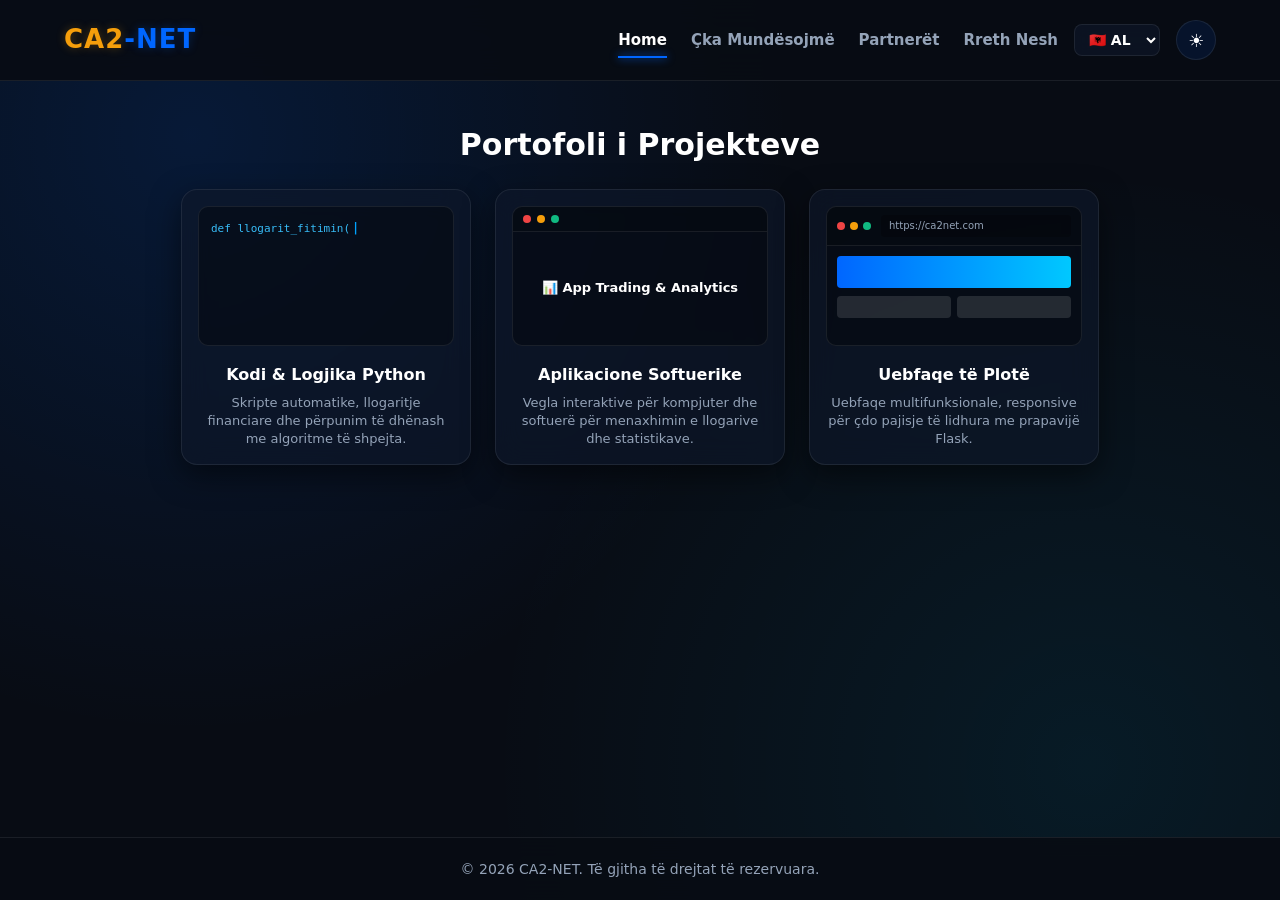
<file: index.html>
<!DOCTYPE html>
<html lang="sq">
<head>
    <meta charset="UTF-8">
    <meta name="viewport" content="width=device-width, initial-scale=1.0">
    <title>CA2NET - Home</title>
    <link rel="stylesheet" href="style.css">
    
    <!-- FAVICON ICON (CA2-NET) -->
    <link rel="icon" type="image/svg+xml" href="data:image/svg+xml,<svg xmlns='http://www.w3.org/2000/svg' viewBox='0 0 100 100'><rect width='100' height='100' rx='20' fill='%230b0f19'/><text x='50%' y='68%' font-family='Arial, sans-serif' font-weight='900' font-size='42' text-anchor='middle'><tspan fill='%23FFD700'>CA</tspan><tspan fill='%2300A2FF'>2</tspan></text></svg>">
</head>
<body>

<header>
    <nav>
        <a href="index.html" class="logo-text">
            <span class="logo-gold">CA2</span><span class="logo-blue">-NET</span>
        </a>

        <div class="nav-right-group">
            <div class="nav-links" id="nav-links">
                <a href="index.html" class="active" data-i18n="nav_home">Kreu</a>
                <a href="cka-mundesojm.html" data-i18n="nav_services">Çka Mundësojmë</a>
                <a href="partneret.html" data-i18n="nav_partners">Partnerët</a>
                <a href="rreth-nesh.html" data-i18n="nav_about">Rreth Nesh</a>
            </div>

            <!-- Selektori i Gjuhëve -->
            <select id="lang-select" class="lang-dropdown">
                <option value="sq">🇦🇱 AL</option>
                <option value="it">🇮🇹 IT</option>
                <option value="en">🇬🇧 EN</option>
            </select>

            <!-- Butoni i Temës -->
            <button id="theme-toggle" class="theme-toggle-btn" title="Ndrysho Temën">
                <span id="theme-icon">🌙</span>
            </button>

            <!-- Butoni Hamburger për Mobile -->
            <button id="hamburger" class="hamburger-btn" title="Menu">
                ☰
            </button>
        </div>
    </nav>
</header>

<div class="container">
    <h1 data-i18n="portfolio_title">Portofoli i Projekteve</h1>

    <div class="portfolio-grid">
        <!-- KARTA 1: Python Code (E përditësuar me efektin Typewriter) -->
        <div class="portfolio-card">
            <div class="card-visual code-visual">
                <pre><code id="typewriter-code"></code><span class="cursor">|</span></pre>
            </div>
            <div class="card-content">
                <h3 data-i18n="card1_title">Kodi & Logjika Python</h3>
                <p data-i18n="card1_desc">Skripte automatike, llogaritje financiare dhe përpunim të dhënash me algoritme të shpejta.</p>
            </div>
        </div>

        <!-- KARTA 2: Software Applications -->
        <div class="portfolio-card">
            <div class="card-visual app-visual">
                <div class="window-header">
                    <span class="dot red"></span>
                    <span class="dot yellow"></span>
                    <span class="dot green"></span>
                </div>
                <div class="window-body">
                    <span>📊 App Trading & Analytics</span>
                </div>
            </div>
            <div class="card-content">
                <h3 data-i18n="card2_title">Aplikacione Softuerike</h3>
                <p data-i18n="card2_desc">Vegla interaktive për kompjuter dhe softuerë për menaxhimin e llogarive dhe statistikave.</p>
            </div>
        </div>

        <!-- KARTA 3: Web Systems -->
        <div class="portfolio-card">
            <div class="card-visual web-visual">
                <div class="browser-bar">
                    <div class="browser-dots">
                        <span class="dot red"></span>
                        <span class="dot yellow"></span>
                        <span class="dot green"></span>
                    </div>
                    <div class="url-bar">https://ca2net.com</div>
                </div>
                <div class="web-preview">
                    <div class="web-hero"></div>
                    <div class="web-blocks">
                        <span></span>
                        <span></span>
                    </div>
                </div>
            </div>
            <div class="card-content">
                <h3 data-i18n="card3_title">Uebfaqe të Plotë</h3>
                <p data-i18n="card3_desc">Uebfaqe multifunksionale, responsive për çdo pajisje të lidhura me prapavijë Flask.</p>
            </div>
        </div>
    </div>
</div>

<!-- FOOTER ME COPYRIGHT -->
<footer>
    <div class="footer-container">
        <p>&copy; 2026 CA2-NET. <span data-i18n="footer_rights">Të gjitha të drejtat të rezervuara.</span></p>
    </div>
</footer>

<script>
    // Logjika e Temës (Dark/Light)
    const toggleBtn = document.getElementById('theme-toggle');
    const themeIcon = document.getElementById('theme-icon');

    const savedTheme = localStorage.getItem('theme') || 'dark';
    document.documentElement.setAttribute('data-theme', savedTheme);
    updateIcon(savedTheme);

    toggleBtn.addEventListener('click', () => {
        const currentTheme = document.documentElement.getAttribute('data-theme');
        const newTheme = currentTheme === 'dark' ? 'light' : 'dark';
        
        document.documentElement.setAttribute('data-theme', newTheme);
        localStorage.setItem('theme', newTheme);
        updateIcon(newTheme);
    });

    function updateIcon(theme) {
        themeIcon.textContent = theme === 'dark' ? '☀️' : '🌙';
    }

    // Logjika e Menusë Mobile (Hamburger)
    const hamburger = document.getElementById('hamburger');
    const navLinks = document.getElementById('nav-links');

    hamburger.addEventListener('click', () => {
        navLinks.classList.toggle('show');
    });
</script>

<!-- Skedarët e përkthimit -->
<script src="translations.js"></script>
<script src="i18n.js"></script>

<!-- EFEKTI TYPEWRITER PËR PYTHON CODE -->
<script>
    const codeText = `def llogarit_fitimin(hyrja, dalja):\n    return dalja - hyrja\n\nprint("Python Active")`;
    const codeElement = document.getElementById('typewriter-code');
    
    let index = 0;
    let isDeleting = false;

    function typeEffect() {
        if (!codeElement) return;

        if (isDeleting) {
            codeElement.textContent = codeText.substring(0, index - 1);
            index--;
        } else {
            codeElement.textContent = codeText.substring(0, index + 1);
            index++;
        }

        let speed = isDeleting ? 30 : 60;

        if (!isDeleting && index === codeText.length) {
            speed = 3000;
            isDeleting = true;
        } else if (isDeleting && index === 0) {
            isDeleting = false;
            speed = 500;
        }

        setTimeout(typeEffect, speed);
    }

    document.addEventListener("DOMContentLoaded", typeEffect);
</script>

</body>
</html>
</file>
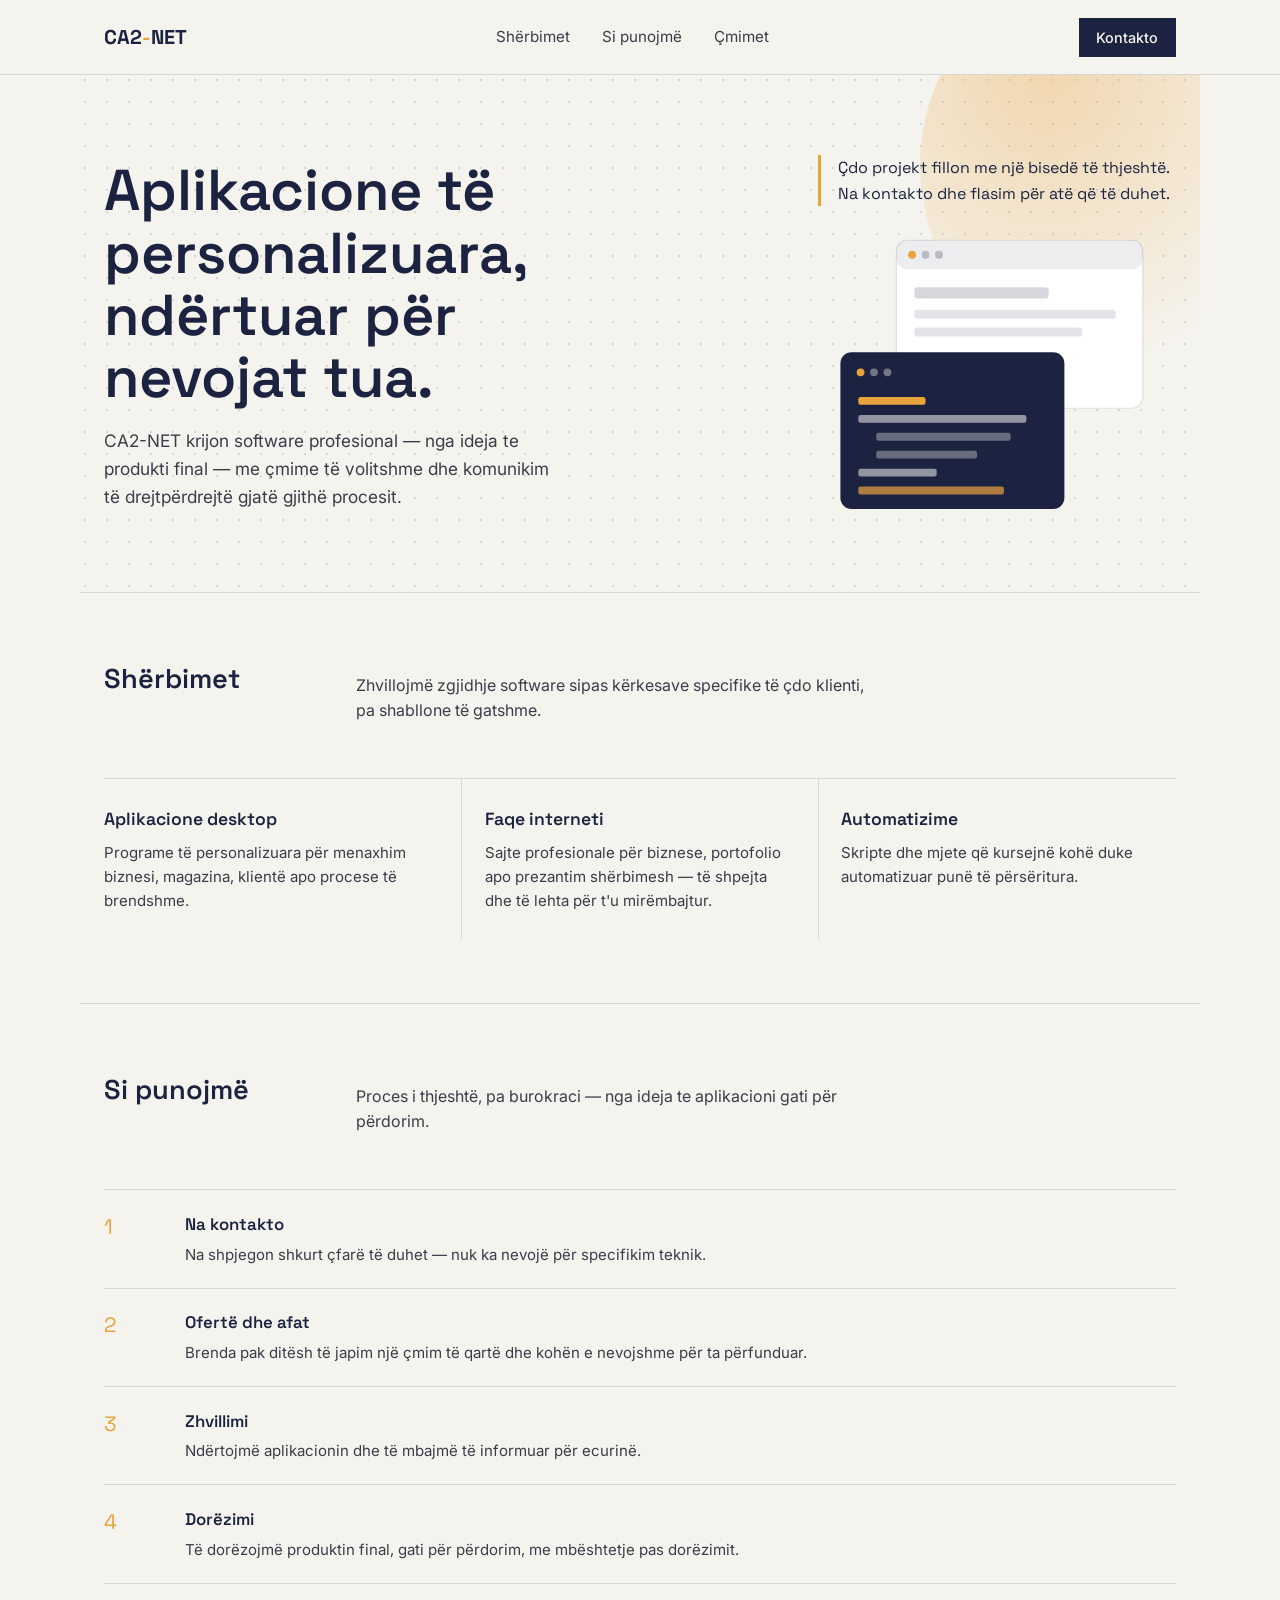
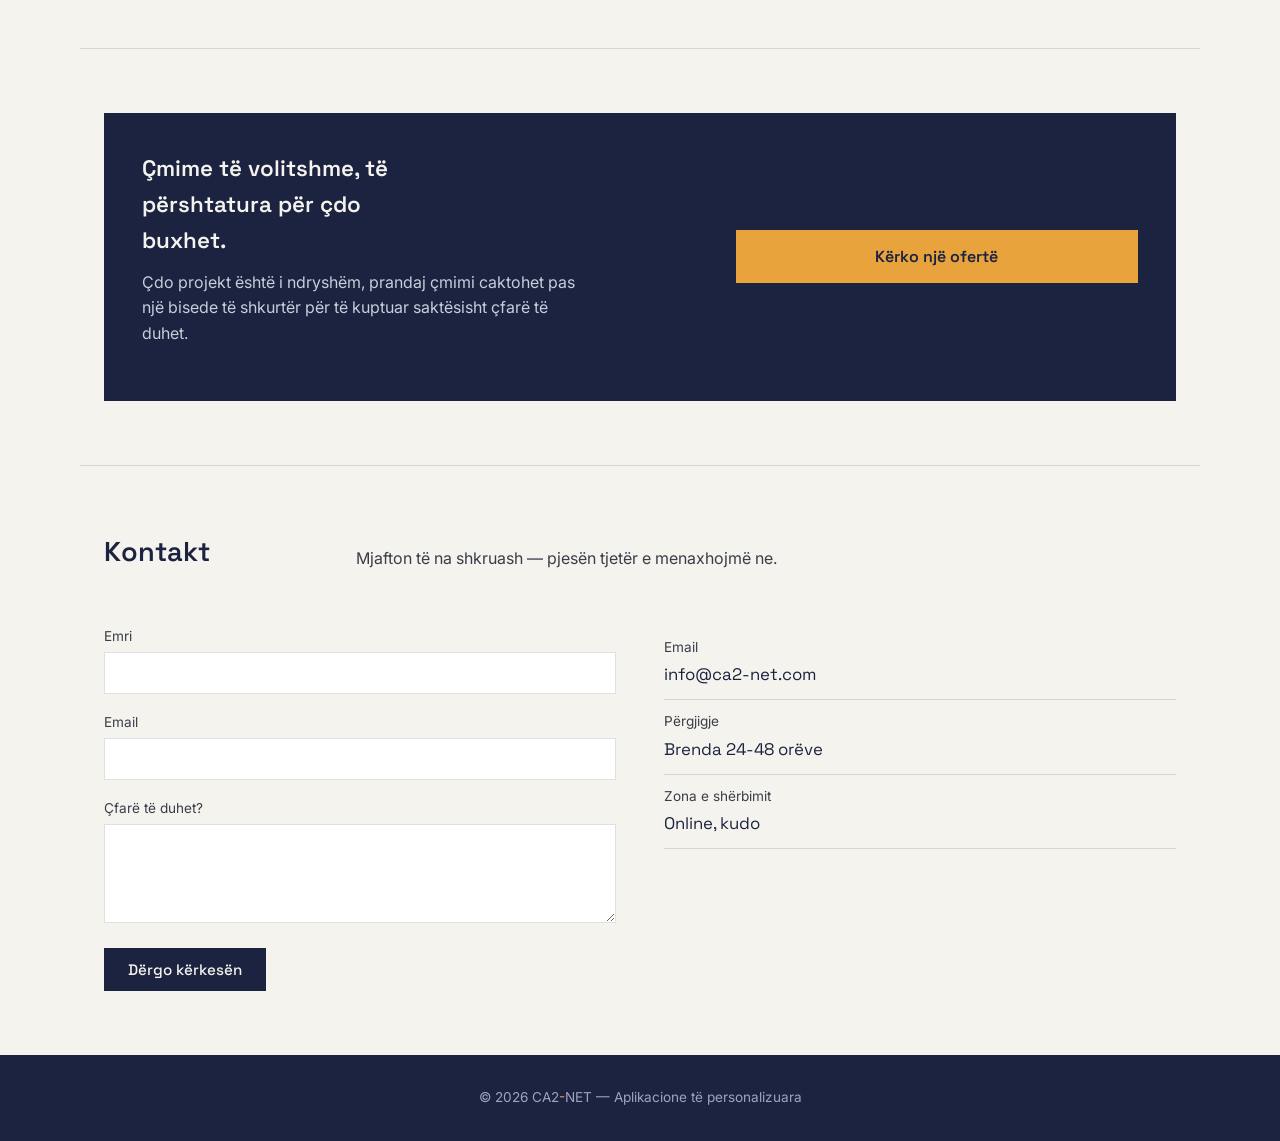
<file: ca2net (1).html>
<!DOCTYPE html>
<html lang="sq">
<head>
<meta charset="UTF-8">
<meta name="viewport" content="width=device-width, initial-scale=1.0">
<title>CA2-NET — Aplikacione të personalizuara</title>
<link rel="preconnect" href="https://fonts.googleapis.com">
<link href="https://fonts.googleapis.com/css2?family=Space+Grotesk:wght@400;500;600;700&family=Inter:wght@400;500;600&display=swap" rel="stylesheet">
<style>
  :root{
    --ink:     #1B2340;
    --paper:   #F5F3ED;
    --slate:   #3A3D4A;
    --amber:   #E8A33D;
    --line:    rgba(27,35,64,0.14);
  }
  *{box-sizing:border-box;}
  html{scroll-behavior:smooth;}
  body{
    margin:0; background:var(--paper); color:var(--slate);
    font-family:'Inter', sans-serif; font-size:16px; line-height:1.6;
  }
  h1,h2,h3{
    font-family:'Space Grotesk', sans-serif;
    color:var(--ink); margin:0; font-weight:600;
  }
  a{color:inherit;}

  header{
    position:sticky; top:0; z-index:10;
    background:var(--paper); border-bottom:1px solid var(--line);
  }
  .nav-wrap{
    max-width:1120px; margin:0 auto;
    display:flex; align-items:center; justify-content:space-between;
    padding:1.1rem 1.5rem;
  }
  .logo{font-family:'Space Grotesk', sans-serif; font-weight:700; font-size:1.25rem; color:var(--ink);}
  .logo span{color:var(--amber);}
  nav ul{list-style:none; display:flex; gap:2rem; margin:0; padding:0;}
  nav a{text-decoration:none; font-size:0.95rem; border-bottom:1px solid transparent; padding-bottom:2px;}
  nav a:hover{border-color:var(--amber);}
  .nav-cta{
    background:var(--ink); color:var(--paper); padding:0.5rem 1.1rem;
    text-decoration:none; font-size:0.9rem; font-weight:500;
  }

  section{max-width:1120px; margin:0 auto; padding:4rem 1.5rem;}
  .divider{max-width:1120px; margin:0 auto; border:none; border-top:1px solid var(--line);}

  /* Hero */
  .hero{
    position:relative; overflow:hidden;
    padding-top:5rem; padding-bottom:4rem;
    background-image:radial-gradient(rgba(27,35,64,0.14) 1px, transparent 1px);
    background-size:22px 22px;
    background-position:-6px -6px;
  }
  .hero::before{
    content:"";
    position:absolute; top:-120px; right:-140px;
    width:420px; height:420px; border-radius:50%;
    background:radial-gradient(circle at 30% 30%, rgba(232,163,61,0.35), rgba(232,163,61,0) 70%);
    z-index:0;
  }
  .hero-grid{position:relative; z-index:1; display:grid; grid-template-columns:1.3fr 0.7fr; gap:3rem; align-items:end;}
  .hero h1{font-size:clamp(2.4rem,5.5vw,3.6rem); line-height:1.08; max-width:14ch;}
  .hero .lede{margin-top:1.2rem; max-width:42ch; font-size:1.08rem;}
  .hero-note{
    border-left:3px solid var(--amber); padding-left:1.1rem;
    font-family:'Space Grotesk', sans-serif; font-size:1rem; color:var(--ink);
    margin-bottom:1.4rem;
  }
  .hero-art{position:relative; z-index:1; width:100%; height:auto;}
  @media(max-width:760px){.hero-grid{grid-template-columns:1fr;} .hero-art{display:none;}}

  /* Section head */
  .section-head{display:grid; grid-template-columns:220px 1fr; gap:2rem; margin-bottom:2.4rem;}
  .section-head h2{font-size:1.7rem;}
  .section-head .intro{max-width:52ch;}
  @media(max-width:760px){.section-head{grid-template-columns:1fr;}}

  /* Shërbimet */
  .services{display:grid; grid-template-columns:repeat(3,1fr); gap:0;}
  .service{
    padding:1.6rem 1.4rem 1.6rem 0;
    border-top:1px solid var(--line);
  }
  .service:nth-child(3n+2){padding-left:1.4rem; border-left:1px solid var(--line); border-right:1px solid var(--line);}
  .service:nth-child(3n){padding-left:1.4rem;}
  .service h3{font-size:1.1rem; margin-bottom:0.5rem;}
  .service p{margin:0; font-size:0.94rem;}
  @media(max-width:760px){
    .services{grid-template-columns:1fr;}
    .service, .service:nth-child(3n+2), .service:nth-child(3n){
      border-left:none; border-right:none; padding-left:0;
    }
  }

  /* Si punojmë */
  .process{display:flex; flex-direction:column;}
  .step{
    display:grid; grid-template-columns:60px 1fr; gap:1.3rem;
    padding:1.3rem 0; border-bottom:1px solid var(--line);
  }
  .step:first-child{border-top:1px solid var(--line);}
  .step .num{font-family:'Space Grotesk', sans-serif; color:var(--amber); font-size:1.3rem;}
  .step h3{font-size:1.05rem; margin-bottom:0.3rem;}
  .step p{margin:0; font-size:0.94rem;}

  /* Çmime */
  .pricing-box{
    background:var(--ink); color:var(--paper);
    padding:2.4rem; display:grid; grid-template-columns:1.4fr 1fr; gap:2rem; align-items:center;
  }
  .pricing-box h3{color:var(--paper); font-size:1.4rem; max-width:20ch;}
  .pricing-box p{color:#C9CCDA; margin-top:0.7rem; max-width:44ch;}
  .pricing-box .cta{
    background:var(--amber); color:var(--ink); text-decoration:none;
    padding:0.85rem 1.5rem; font-weight:600; font-family:'Space Grotesk', sans-serif;
    text-align:center; display:inline-block;
  }
  @media(max-width:760px){.pricing-box{grid-template-columns:1fr;}}

  /* Kontakt */
  .contact-grid{display:grid; grid-template-columns:1fr 1fr; gap:3rem;}
  @media(max-width:760px){.contact-grid{grid-template-columns:1fr;}}
  .field{margin-bottom:1.1rem;}
  label{display:block; font-size:0.85rem; color:var(--slate); margin-bottom:0.3rem;}
  input, textarea{
    width:100%; padding:0.65rem 0.75rem; border:1px solid var(--line);
    background:#fff; font-family:inherit; font-size:0.95rem; color:var(--ink);
  }
  button{
    background:var(--ink); color:var(--paper); border:none;
    padding:0.75rem 1.5rem; font-family:'Space Grotesk',sans-serif; font-size:0.95rem;
    font-weight:500; cursor:pointer;
  }
  .info-list{list-style:none; padding:0; margin:0;}
  .info-list li{padding:0.7rem 0; border-bottom:1px solid var(--line);}
  .info-list .label{color:var(--slate); font-size:0.85rem; display:block; margin-bottom:0.15rem;}
  .info-list .value{color:var(--ink); font-family:'Space Grotesk', sans-serif; font-size:1.05rem;}

  footer{
    background:var(--ink); color:#9FA4BE;
    padding:2rem 1.5rem; text-align:center; font-size:0.85rem;
  }
  footer span{color:var(--amber);}
</style>
</head>
<body>

<header>
  <div class="nav-wrap">
    <div class="logo">CA2<span>-</span>NET</div>
    <nav>
      <ul>
        <li><a href="#sherbimet">Shërbimet</a></li>
        <li><a href="#si-punojme">Si punojmë</a></li>
        <li><a href="#cmimet">Çmimet</a></li>
      </ul>
    </nav>
    <a class="nav-cta" href="#kontakt">Kontakto</a>
  </div>
</header>

<section class="hero">
  <div class="hero-grid">
    <div>
      <h1>Aplikacione të personalizuara, ndërtuar për nevojat tua.</h1>
      <p class="lede">CA2-NET krijon software profesional — nga ideja te produkti final — me çmime të volitshme dhe komunikim të drejtpërdrejtë gjatë gjithë procesit.</p>
    </div>
    <div>
      <div class="hero-note">
        Çdo projekt fillon me një bisedë të thjeshtë. Na kontakto dhe flasim për atë që të duhet.
      </div>
      <svg class="hero-art" viewBox="0 0 320 260" xmlns="http://www.w3.org/2000/svg">
        <!-- dritarja e pasme -->
        <rect x="70" y="10" width="220" height="150" rx="10" fill="#FFFFFF" stroke="#1B2340" stroke-opacity="0.12"/>
        <rect x="70" y="10" width="220" height="26" rx="10" fill="#1B2340" fill-opacity="0.08"/>
        <circle cx="84" cy="23" r="3.5" fill="#E8A33D"/>
        <circle cx="96" cy="23" r="3.5" fill="#1B2340" fill-opacity="0.25"/>
        <circle cx="108" cy="23" r="3.5" fill="#1B2340" fill-opacity="0.25"/>
        <rect x="86" y="52" width="120" height="10" rx="3" fill="#1B2340" fill-opacity="0.18"/>
        <rect x="86" y="72" width="180" height="8" rx="3" fill="#1B2340" fill-opacity="0.12"/>
        <rect x="86" y="88" width="150" height="8" rx="3" fill="#1B2340" fill-opacity="0.12"/>
        <rect x="86" y="112" width="70" height="24" rx="5" fill="#E8A33D"/>

        <!-- dritarja e përparme (kod) -->
        <rect x="20" y="110" width="200" height="140" rx="10" fill="#1B2340"/>
        <circle cx="38" cy="128" r="3.5" fill="#E8A33D"/>
        <circle cx="50" cy="128" r="3.5" fill="#F5F3ED" fill-opacity="0.4"/>
        <circle cx="62" cy="128" r="3.5" fill="#F5F3ED" fill-opacity="0.4"/>
        <rect x="36" y="150" width="60" height="7" rx="2" fill="#E8A33D"/>
        <rect x="36" y="166" width="150" height="7" rx="2" fill="#F5F3ED" fill-opacity="0.55"/>
        <rect x="52" y="182" width="120" height="7" rx="2" fill="#F5F3ED" fill-opacity="0.35"/>
        <rect x="52" y="198" width="90" height="7" rx="2" fill="#F5F3ED" fill-opacity="0.35"/>
        <rect x="36" y="214" width="70" height="7" rx="2" fill="#F5F3ED" fill-opacity="0.55"/>
        <rect x="36" y="230" width="130" height="7" rx="2" fill="#E8A33D" fill-opacity="0.7"/>
      </svg>
    </div>
  </div>
</section>

<hr class="divider">

<section id="sherbimet">
  <div class="section-head">
    <h2>Shërbimet</h2>
    <p class="intro">Zhvillojmë zgjidhje software sipas kërkesave specifike të çdo klienti, pa shabllone të gatshme.</p>
  </div>
  <div class="services">
    <div class="service">
      <h3>Aplikacione desktop</h3>
      <p>Programe të personalizuara për menaxhim biznesi, magazina, klientë apo procese të brendshme.</p>
    </div>
    <div class="service">
      <h3>Faqe interneti</h3>
      <p>Sajte profesionale për biznese, portofolio apo prezantim shërbimesh — të shpejta dhe të lehta për t'u mirëmbajtur.</p>
    </div>
    <div class="service">
      <h3>Automatizime</h3>
      <p>Skripte dhe mjete që kursejnë kohë duke automatizuar punë të përsëritura.</p>
    </div>
  </div>
</section>

<hr class="divider">

<section id="si-punojme">
  <div class="section-head">
    <h2>Si punojmë</h2>
    <p class="intro">Proces i thjeshtë, pa burokraci — nga ideja te aplikacioni gati për përdorim.</p>
  </div>
  <div class="process">
    <div class="step">
      <div class="num">1</div>
      <div>
        <h3>Na kontakto</h3>
        <p>Na shpjegon shkurt çfarë të duhet — nuk ka nevojë për specifikim teknik.</p>
      </div>
    </div>
    <div class="step">
      <div class="num">2</div>
      <div>
        <h3>Ofertë dhe afat</h3>
        <p>Brenda pak ditësh të japim një çmim të qartë dhe kohën e nevojshme për ta përfunduar.</p>
      </div>
    </div>
    <div class="step">
      <div class="num">3</div>
      <div>
        <h3>Zhvillimi</h3>
        <p>Ndërtojmë aplikacionin dhe të mbajmë të informuar për ecurinë.</p>
      </div>
    </div>
    <div class="step">
      <div class="num">4</div>
      <div>
        <h3>Dorëzimi</h3>
        <p>Të dorëzojmë produktin final, gati për përdorim, me mbështetje pas dorëzimit.</p>
      </div>
    </div>
  </div>
</section>

<hr class="divider">

<section id="cmimet">
  <div class="pricing-box">
    <div>
      <h3>Çmime të volitshme, të përshtatura për çdo buxhet.</h3>
      <p>Çdo projekt është i ndryshëm, prandaj çmimi caktohet pas një bisede të shkurtër për të kuptuar saktësisht çfarë të duhet.</p>
    </div>
    <a class="cta" href="#kontakt">Kërko një ofertë</a>
  </div>
</section>

<hr class="divider">

<section id="kontakt">
  <div class="section-head">
    <h2>Kontakt</h2>
    <p class="intro">Mjafton të na shkruash — pjesën tjetër e menaxhojmë ne.</p>
  </div>
  <div class="contact-grid">
    <form onsubmit="event.preventDefault(); alert('Mesazhi u përgatit — lidhe formën me email ose server për ta dërguar.');">
      <div class="field">
        <label for="emri">Emri</label>
        <input id="emri" type="text" required>
      </div>
      <div class="field">
        <label for="email">Email</label>
        <input id="email" type="email" required>
      </div>
      <div class="field">
        <label for="mesazhi">Çfarë të duhet?</label>
        <textarea id="mesazhi" rows="4" required></textarea>
      </div>
      <button type="submit">Dërgo kërkesën</button>
    </form>
    <ul class="info-list">
      <li>
        <span class="label">Email</span>
        <span class="value">info@ca2-net.com</span>
      </li>
      <li>
        <span class="label">Përgjigje</span>
        <span class="value">Brenda 24-48 orëve</span>
      </li>
      <li>
        <span class="label">Zona e shërbimit</span>
        <span class="value">Online, kudo</span>
      </li>
    </ul>
  </div>
</section>

<footer>
  &copy; 2026 CA2<span>-</span>NET — Aplikacione të personalizuara
</footer>

</body>
</html>
</file>
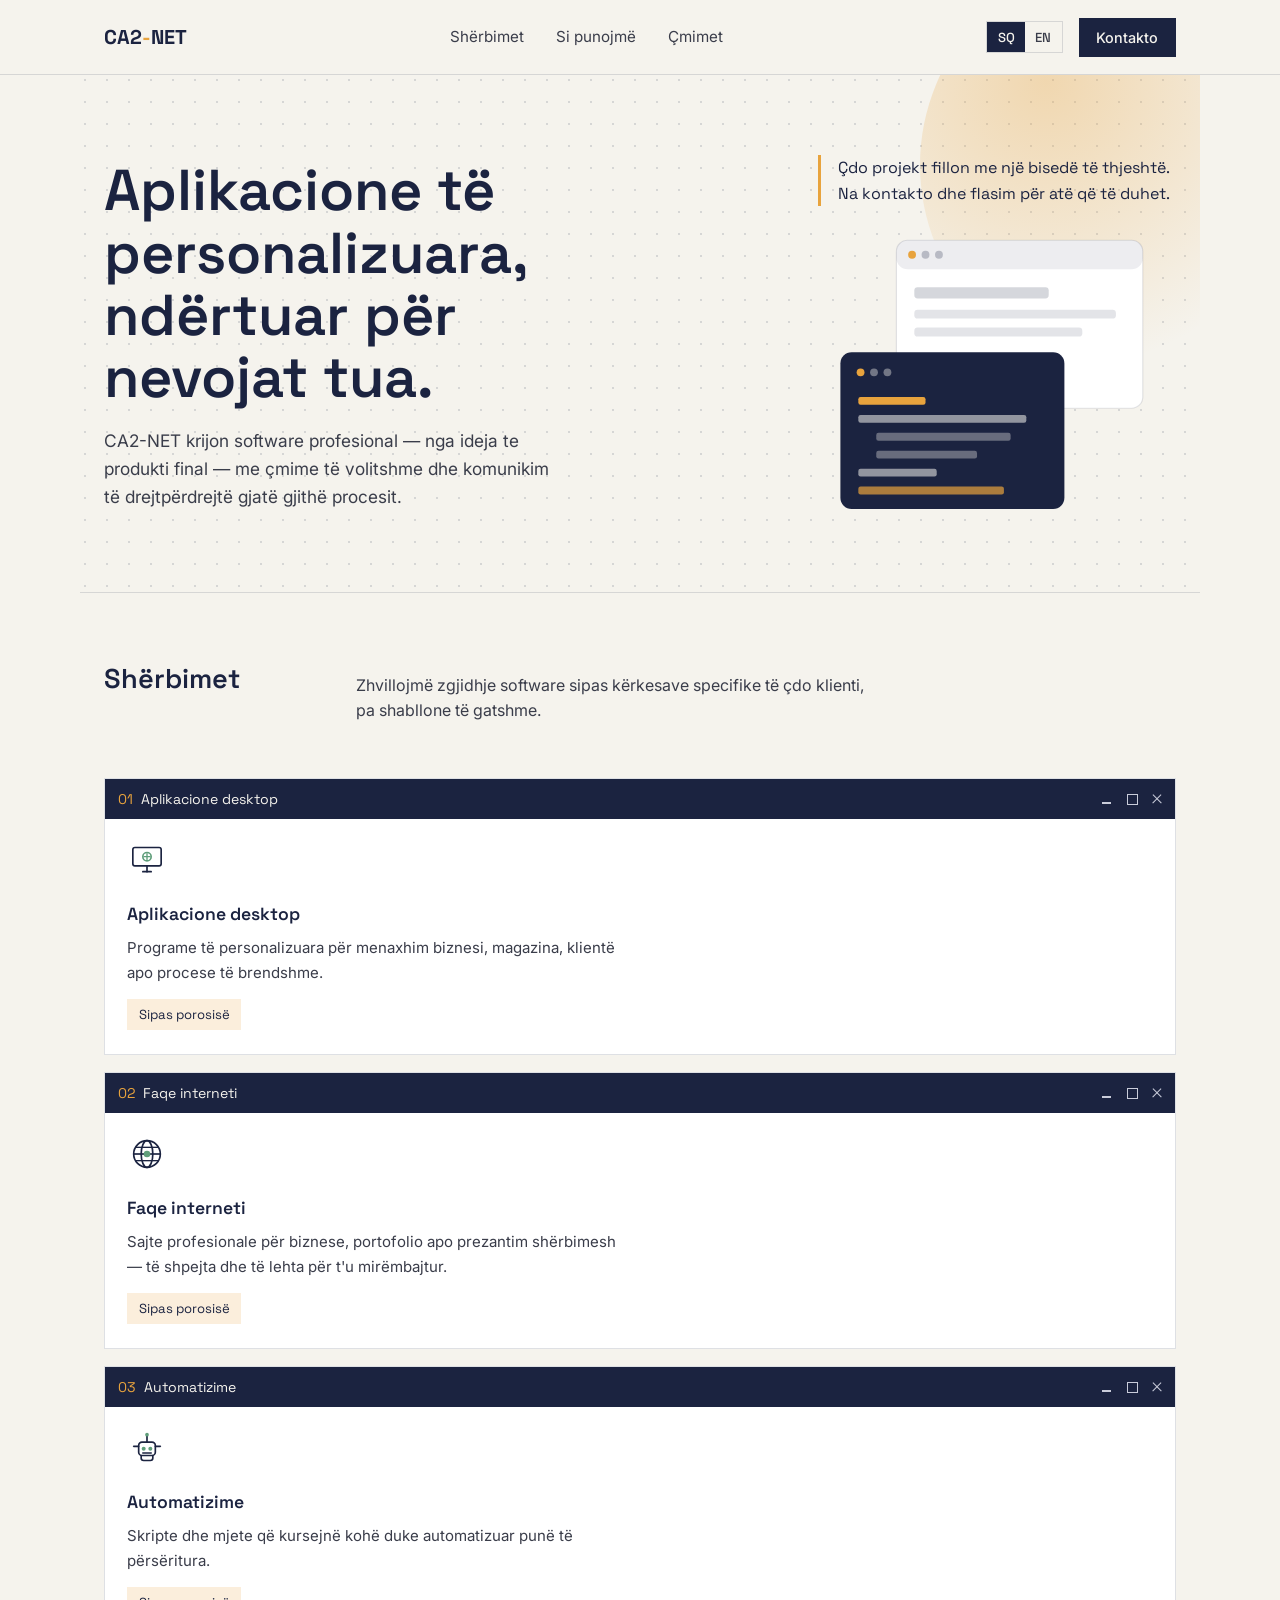
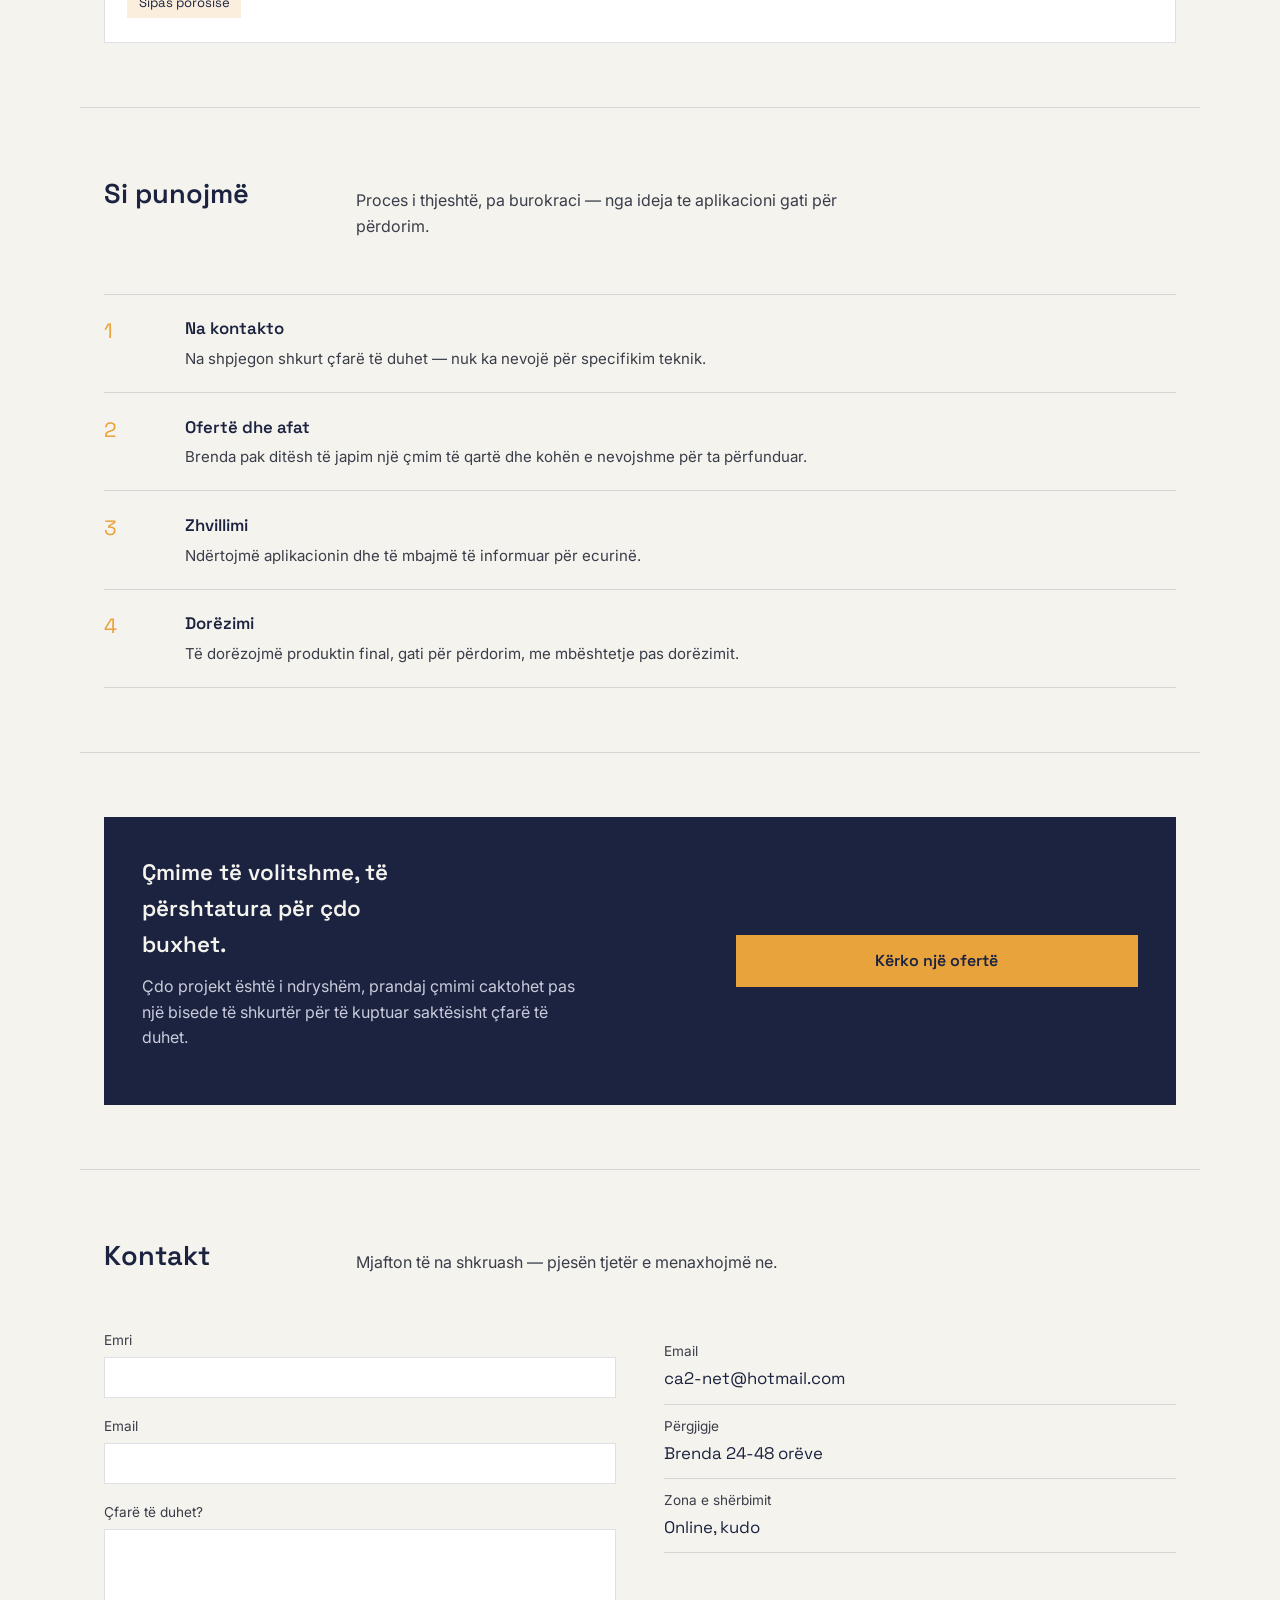
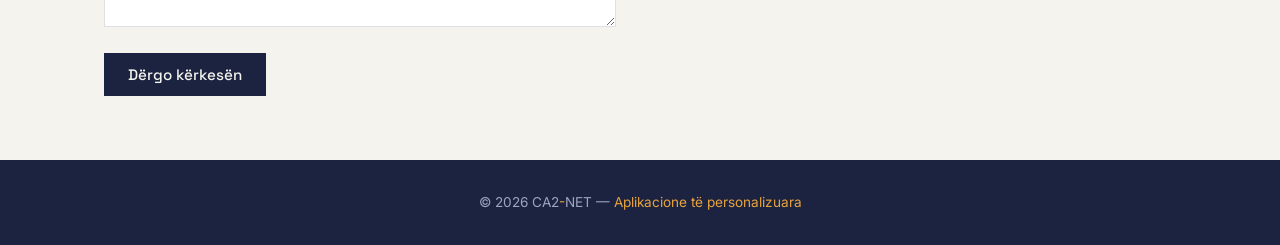
<file: ca2net (2).html>
<!DOCTYPE html>
<html lang="sq">
<head>
<meta charset="UTF-8">
<meta name="viewport" content="width=device-width, initial-scale=1.0">
<title>CA2-NET — Aplikacione të personalizuara</title>
<link rel="preconnect" href="https://fonts.googleapis.com">
<link href="https://fonts.googleapis.com/css2?family=Space+Grotesk:wght@400;500;600;700&family=Inter:wght@400;500;600&display=swap" rel="stylesheet">
<style>
  :root{
    --ink:     #1B2340;
    --paper:   #F5F3ED;
    --slate:   #3A3D4A;
    --amber:   #E8A33D;
    --line:    rgba(27,35,64,0.14);
  }
  *{box-sizing:border-box;}
  html{scroll-behavior:smooth;}
  body{
    margin:0; background:var(--paper); color:var(--slate);
    font-family:'Inter', sans-serif; font-size:16px; line-height:1.6;
  }
  h1,h2,h3{
    font-family:'Space Grotesk', sans-serif;
    color:var(--ink); margin:0; font-weight:600;
  }
  a{color:inherit;}

  header{
    position:sticky; top:0; z-index:10;
    background:var(--paper); border-bottom:1px solid var(--line);
  }
  .nav-wrap{
    max-width:1120px; margin:0 auto;
    display:flex; align-items:center; justify-content:space-between;
    padding:1.1rem 1.5rem;
    gap:1rem;
  }
  .logo{font-family:'Space Grotesk', sans-serif; font-weight:700; font-size:1.25rem; color:var(--ink);}
  .logo span{color:var(--amber);}
  nav ul{list-style:none; display:flex; gap:2rem; margin:0; padding:0;}
  nav a{text-decoration:none; font-size:0.95rem; border-bottom:1px solid transparent; padding-bottom:2px;}
  nav a:hover{border-color:var(--amber);}
  .nav-right{display:flex; align-items:center; gap:1rem;}
  .nav-cta{
    background:var(--ink); color:var(--paper); padding:0.5rem 1.1rem;
    text-decoration:none; font-size:0.9rem; font-weight:500;
  }
  .lang-switch{
    display:flex; border:1px solid var(--line); overflow:hidden;
  }
  .lang-switch button{
    background:transparent; border:none; cursor:pointer;
    font-family:'Space Grotesk', sans-serif; font-size:0.82rem;
    padding:0.4rem 0.65rem; color:var(--slate);
  }
  .lang-switch button.active{
    background:var(--ink); color:var(--paper);
  }

  section{max-width:1120px; margin:0 auto; padding:4rem 1.5rem;}
  .divider{max-width:1120px; margin:0 auto; border:none; border-top:1px solid var(--line);}

  /* Hero */
  .hero{
    position:relative; overflow:hidden;
    padding-top:5rem; padding-bottom:4rem;
    background-image:radial-gradient(rgba(27,35,64,0.14) 1px, transparent 1px);
    background-size:22px 22px;
    background-position:-6px -6px;
  }
  .hero::before{
    content:"";
    position:absolute; top:-120px; right:-140px;
    width:420px; height:420px; border-radius:50%;
    background:radial-gradient(circle at 30% 30%, rgba(232,163,61,0.35), rgba(232,163,61,0) 70%);
    z-index:0;
  }
  .hero-grid{position:relative; z-index:1; display:grid; grid-template-columns:1.3fr 0.7fr; gap:3rem; align-items:end;}
  .hero h1{font-size:clamp(2.4rem,5.5vw,3.6rem); line-height:1.08; max-width:14ch;}
  .hero .lede{margin-top:1.2rem; max-width:42ch; font-size:1.08rem;}
  .hero-note{
    border-left:3px solid var(--amber); padding-left:1.1rem;
    font-family:'Space Grotesk', sans-serif; font-size:1rem; color:var(--ink);
    margin-bottom:1.4rem;
  }
  .hero-art{position:relative; z-index:1; width:100%; height:auto;}
  @media(max-width:760px){.hero-grid{grid-template-columns:1fr;} .hero-art{display:none;}}

  /* Section head */
  .section-head{display:grid; grid-template-columns:220px 1fr; gap:2rem; margin-bottom:2.4rem;}
  .section-head h2{font-size:1.7rem;}
  .section-head .intro{max-width:52ch;}
  @media(max-width:760px){.section-head{grid-template-columns:1fr;}}

  /* Shërbimet — pamje "dritare aplikacioni" */
  .menu-list{display:flex; flex-direction:column; gap:1.1rem;}
  .win-card{
    border:1px solid var(--line);
    background:#fff;
    transition:transform 0.25s ease, box-shadow 0.25s ease, border-color 0.25s ease;
    will-change:transform;
  }
  .win-card:hover{
    transform:translateY(-6px) scale(1.015);
    box-shadow:0 18px 34px rgba(27,35,64,0.14);
    border-color:rgba(27,35,64,0.28);
  }
  .win-card:hover .svc-icon{
    transform:scale(1.12) rotate(-3deg);
  }
  .svc-icon{
    transition:transform 0.3s ease;
  }
  .win-card:hover .win-controls .win-close{
    transform:scale(1.15);
  }
  .win-titlebar{
    display:flex; align-items:center; justify-content:space-between;
    background:var(--ink);
    padding:0.55rem 0.8rem;
  }
  .win-titlebar .win-title{
    display:flex; align-items:center; gap:0.5rem;
    font-family:'Space Grotesk', sans-serif; font-size:0.88rem;
    color:var(--paper);
  }
  .win-titlebar .win-num{color:var(--amber);}
  .win-controls{display:flex; align-items:center; gap:0.85rem;}
  .win-controls span{
    display:inline-block; position:relative;
    width:11px; height:11px;
  }
  .win-controls .win-min::before{
    content:""; position:absolute; left:0; bottom:1px;
    width:9px; height:1.4px; background:#C9CCDA;
  }
  .win-controls .win-max{border:1.4px solid #C9CCDA;}
  .win-controls .win-close::before,
  .win-controls .win-close::after{
    content:""; position:absolute; top:50%; left:50%;
    width:12px; height:1.4px; background:#C9CCDA;
  }
  .win-controls .win-close::before{transform:translate(-50%,-50%) rotate(45deg);}
  .win-controls .win-close::after{transform:translate(-50%,-50%) rotate(-45deg);}
  .win-body{padding:1.3rem 1.4rem 1.5rem;}
  .win-body .svc-icon{
    width:40px; height:40px; margin-bottom:0.8rem;
  }
  .win-body h3{font-size:1.1rem; margin-bottom:0.5rem;}
  .win-body p{margin:0 0 0.9rem; font-size:0.94rem; max-width:56ch;}
  .win-body .menu-tag{
    display:inline-block;
    font-family:'Space Grotesk', sans-serif; font-size:0.82rem;
    color:var(--ink); background:rgba(232,163,61,0.18);
    padding:0.3rem 0.7rem;
  }

  /* Si punojmë */
  .process{display:flex; flex-direction:column;}
  .step{
    display:grid; grid-template-columns:60px 1fr; gap:1.3rem;
    padding:1.3rem 0; border-bottom:1px solid var(--line);
  }
  .step:first-child{border-top:1px solid var(--line);}
  .step .num{font-family:'Space Grotesk', sans-serif; color:var(--amber); font-size:1.3rem;}
  .step h3{font-size:1.05rem; margin-bottom:0.3rem;}
  .step p{margin:0; font-size:0.94rem;}

  /* Çmime */
  .pricing-box{
    background:var(--ink); color:var(--paper);
    padding:2.4rem; display:grid; grid-template-columns:1.4fr 1fr; gap:2rem; align-items:center;
  }
  .pricing-box h3{color:var(--paper); font-size:1.4rem; max-width:20ch;}
  .pricing-box p{color:#C9CCDA; margin-top:0.7rem; max-width:44ch;}
  .pricing-box .cta{
    background:var(--amber); color:var(--ink); text-decoration:none;
    padding:0.85rem 1.5rem; font-weight:600; font-family:'Space Grotesk', sans-serif;
    text-align:center; display:inline-block;
  }
  @media(max-width:760px){.pricing-box{grid-template-columns:1fr;}}

  /* Kontakt */
  .contact-grid{display:grid; grid-template-columns:1fr 1fr; gap:3rem;}
  @media(max-width:760px){.contact-grid{grid-template-columns:1fr;}}
  .field{margin-bottom:1.1rem;}
  label{display:block; font-size:0.85rem; color:var(--slate); margin-bottom:0.3rem;}
  input, textarea{
    width:100%; padding:0.65rem 0.75rem; border:1px solid var(--line);
    background:#fff; font-family:inherit; font-size:0.95rem; color:var(--ink);
  }
  button{
    background:var(--ink); color:var(--paper); border:none;
    padding:0.75rem 1.5rem; font-family:'Space Grotesk',sans-serif; font-size:0.95rem;
    font-weight:500; cursor:pointer;
  }
  .info-list{list-style:none; padding:0; margin:0;}
  .info-list li{padding:0.7rem 0; border-bottom:1px solid var(--line);}
  .info-list .label{color:var(--slate); font-size:0.85rem; display:block; margin-bottom:0.15rem;}
  .info-list .value{color:var(--ink); font-family:'Space Grotesk', sans-serif; font-size:1.05rem;}

  footer{
    background:var(--ink); color:#9FA4BE;
    padding:2rem 1.5rem; text-align:center; font-size:0.85rem;
  }
  footer span{color:var(--amber);}

  @media(max-width:600px){
    .nav-wrap{flex-wrap:wrap;}
    nav ul{display:none;}
  }
</style>
</head>
<body>

<header>
  <div class="nav-wrap">
    <div class="logo">CA2<span>-</span>NET</div>
    <nav>
      <ul>
        <li><a href="#sherbimet" data-i18n="nav_services">Shërbimet</a></li>
        <li><a href="#si-punojme" data-i18n="nav_process">Si punojmë</a></li>
        <li><a href="#cmimet" data-i18n="nav_pricing">Çmimet</a></li>
      </ul>
    </nav>
    <div class="nav-right">
      <div class="lang-switch">
        <button type="button" data-lang="sq" class="active">SQ</button>
        <button type="button" data-lang="en">EN</button>
      </div>
      <a class="nav-cta" href="#kontakt" data-i18n="nav_cta">Kontakto</a>
    </div>
  </div>
</header>

<section class="hero">
  <div class="hero-grid">
    <div>
      <h1 data-i18n="hero_title">Aplikacione të personalizuara, ndërtuar për nevojat tua.</h1>
      <p class="lede" data-i18n="hero_lede">CA2-NET krijon software profesional — nga ideja te produkti final — me çmime të volitshme dhe komunikim të drejtpërdrejtë gjatë gjithë procesit.</p>
    </div>
    <div>
      <div class="hero-note" data-i18n="hero_note">
        Çdo projekt fillon me një bisedë të thjeshtë. Na kontakto dhe flasim për atë që të duhet.
      </div>
      <svg class="hero-art" viewBox="0 0 320 260" xmlns="http://www.w3.org/2000/svg">
        <rect x="70" y="10" width="220" height="150" rx="10" fill="#FFFFFF" stroke="#1B2340" stroke-opacity="0.12"/>
        <rect x="70" y="10" width="220" height="26" rx="10" fill="#1B2340" fill-opacity="0.08"/>
        <circle cx="84" cy="23" r="3.5" fill="#E8A33D"/>
        <circle cx="96" cy="23" r="3.5" fill="#1B2340" fill-opacity="0.25"/>
        <circle cx="108" cy="23" r="3.5" fill="#1B2340" fill-opacity="0.25"/>
        <rect x="86" y="52" width="120" height="10" rx="3" fill="#1B2340" fill-opacity="0.18"/>
        <rect x="86" y="72" width="180" height="8" rx="3" fill="#1B2340" fill-opacity="0.12"/>
        <rect x="86" y="88" width="150" height="8" rx="3" fill="#1B2340" fill-opacity="0.12"/>
        <rect x="86" y="112" width="70" height="24" rx="5" fill="#E8A33D"/>
        <rect x="20" y="110" width="200" height="140" rx="10" fill="#1B2340"/>
        <circle cx="38" cy="128" r="3.5" fill="#E8A33D"/>
        <circle cx="50" cy="128" r="3.5" fill="#F5F3ED" fill-opacity="0.4"/>
        <circle cx="62" cy="128" r="3.5" fill="#F5F3ED" fill-opacity="0.4"/>
        <rect x="36" y="150" width="60" height="7" rx="2" fill="#E8A33D"/>
        <rect x="36" y="166" width="150" height="7" rx="2" fill="#F5F3ED" fill-opacity="0.55"/>
        <rect x="52" y="182" width="120" height="7" rx="2" fill="#F5F3ED" fill-opacity="0.35"/>
        <rect x="52" y="198" width="90" height="7" rx="2" fill="#F5F3ED" fill-opacity="0.35"/>
        <rect x="36" y="214" width="70" height="7" rx="2" fill="#F5F3ED" fill-opacity="0.55"/>
        <rect x="36" y="230" width="130" height="7" rx="2" fill="#E8A33D" fill-opacity="0.7"/>
      </svg>
    </div>
  </div>
</section>

<hr class="divider">

<section id="sherbimet">
  <div class="section-head">
    <h2 data-i18n="services_h2">Shërbimet</h2>
    <p class="intro" data-i18n="services_intro">Zhvillojmë zgjidhje software sipas kërkesave specifike të çdo klienti, pa shabllone të gatshme.</p>
  </div>
  <div class="menu-list">
    <div class="win-card">
      <div class="win-titlebar">
        <div class="win-title"><span class="win-num">01</span> <span data-i18n="svc1_title">Aplikacione desktop</span></div>
        <div class="win-controls">
          <span class="win-min"></span>
          <span class="win-max"></span>
          <span class="win-close"></span>
        </div>
      </div>
      <div class="win-body">
        <svg class="svc-icon" viewBox="0 0 48 48" fill="none" xmlns="http://www.w3.org/2000/svg">
          <rect x="7" y="9" width="34" height="22" rx="2.5" stroke="#1B2340" stroke-width="2"/>
          <line x1="19" y1="38" x2="29" y2="38" stroke="#1B2340" stroke-width="2" stroke-linecap="round"/>
          <line x1="24" y1="31" x2="24" y2="38" stroke="#1B2340" stroke-width="2" stroke-linecap="round"/>
          <circle cx="24" cy="20" r="5" stroke="#5F9E7A" stroke-width="2"/>
          <path d="M20.5 20h7M24 16.5v7" stroke="#5F9E7A" stroke-width="1.6" stroke-linecap="round"/>
        </svg>
        <h3 data-i18n="svc1_title">Aplikacione desktop</h3>
        <p data-i18n="svc1_desc">Programe të personalizuara për menaxhim biznesi, magazina, klientë apo procese të brendshme.</p>
        <span class="menu-tag" data-i18n="menu_tag">Sipas porosisë</span>
      </div>
    </div>

    <div class="win-card">
      <div class="win-titlebar">
        <div class="win-title"><span class="win-num">02</span> <span data-i18n="svc2_title">Faqe interneti</span></div>
        <div class="win-controls">
          <span class="win-min"></span>
          <span class="win-max"></span>
          <span class="win-close"></span>
        </div>
      </div>
      <div class="win-body">
        <svg class="svc-icon" viewBox="0 0 48 48" fill="none" xmlns="http://www.w3.org/2000/svg">
          <circle cx="24" cy="24" r="16" stroke="#1B2340" stroke-width="2"/>
          <ellipse cx="24" cy="24" rx="7" ry="16" stroke="#1B2340" stroke-width="2"/>
          <line x1="8" y1="24" x2="40" y2="24" stroke="#1B2340" stroke-width="2"/>
          <line x1="10.5" y1="16" x2="37.5" y2="16" stroke="#1B2340" stroke-width="1.6"/>
          <line x1="10.5" y1="32" x2="37.5" y2="32" stroke="#1B2340" stroke-width="1.6"/>
          <circle cx="24" cy="24" r="4" fill="#5F9E7A"/>
        </svg>
        <h3 data-i18n="svc2_title">Faqe interneti</h3>
        <p data-i18n="svc2_desc">Sajte profesionale për biznese, portofolio apo prezantim shërbimesh — të shpejta dhe të lehta për t'u mirëmbajtur.</p>
        <span class="menu-tag" data-i18n="menu_tag">Sipas porosisë</span>
      </div>
    </div>

    <div class="win-card">
      <div class="win-titlebar">
        <div class="win-title"><span class="win-num">03</span> <span data-i18n="svc3_title">Automatizime</span></div>
        <div class="win-controls">
          <span class="win-min"></span>
          <span class="win-max"></span>
          <span class="win-close"></span>
        </div>
      </div>
      <div class="win-body">
        <svg class="svc-icon" viewBox="0 0 48 48" fill="none" xmlns="http://www.w3.org/2000/svg">
          <rect x="14" y="17" width="20" height="16" rx="4" stroke="#1B2340" stroke-width="2"/>
          <line x1="24" y1="10" x2="24" y2="17" stroke="#1B2340" stroke-width="2" stroke-linecap="round"/>
          <circle cx="24" cy="8" r="2.2" fill="#5F9E7A"/>
          <circle cx="20" cy="25" r="2.4" fill="#5F9E7A"/>
          <circle cx="28" cy="25" r="2.4" fill="#5F9E7A"/>
          <line x1="19" y1="30" x2="29" y2="30" stroke="#1B2340" stroke-width="2" stroke-linecap="round"/>
          <line x1="8" y1="22" x2="14" y2="22" stroke="#1B2340" stroke-width="2" stroke-linecap="round"/>
          <line x1="34" y1="22" x2="40" y2="22" stroke="#1B2340" stroke-width="2" stroke-linecap="round"/>
          <path d="M17 33v3a3 3 0 0 0 3 3h8a3 3 0 0 0 3-3v-3" stroke="#1B2340" stroke-width="2"/>
        </svg>
        <h3 data-i18n="svc3_title">Automatizime</h3>
        <p data-i18n="svc3_desc">Skripte dhe mjete që kursejnë kohë duke automatizuar punë të përsëritura.</p>
        <span class="menu-tag" data-i18n="menu_tag">Sipas porosisë</span>
      </div>
    </div>
  </div>
</section>

<hr class="divider">

<section id="si-punojme">
  <div class="section-head">
    <h2 data-i18n="process_h2">Si punojmë</h2>
    <p class="intro" data-i18n="process_intro">Proces i thjeshtë, pa burokraci — nga ideja te aplikacioni gati për përdorim.</p>
  </div>
  <div class="process">
    <div class="step">
      <div class="num">1</div>
      <div>
        <h3 data-i18n="step1_title">Na kontakto</h3>
        <p data-i18n="step1_desc">Na shpjegon shkurt çfarë të duhet — nuk ka nevojë për specifikim teknik.</p>
      </div>
    </div>
    <div class="step">
      <div class="num">2</div>
      <div>
        <h3 data-i18n="step2_title">Ofertë dhe afat</h3>
        <p data-i18n="step2_desc">Brenda pak ditësh të japim një çmim të qartë dhe kohën e nevojshme për ta përfunduar.</p>
      </div>
    </div>
    <div class="step">
      <div class="num">3</div>
      <div>
        <h3 data-i18n="step3_title">Zhvillimi</h3>
        <p data-i18n="step3_desc">Ndërtojmë aplikacionin dhe të mbajmë të informuar për ecurinë.</p>
      </div>
    </div>
    <div class="step">
      <div class="num">4</div>
      <div>
        <h3 data-i18n="step4_title">Dorëzimi</h3>
        <p data-i18n="step4_desc">Të dorëzojmë produktin final, gati për përdorim, me mbështetje pas dorëzimit.</p>
      </div>
    </div>
  </div>
</section>

<hr class="divider">

<section id="cmimet">
  <div class="pricing-box">
    <div>
      <h3 data-i18n="pricing_title">Çmime të volitshme, të përshtatura për çdo buxhet.</h3>
      <p data-i18n="pricing_desc">Çdo projekt është i ndryshëm, prandaj çmimi caktohet pas një bisede të shkurtër për të kuptuar saktësisht çfarë të duhet.</p>
    </div>
    <a class="cta" href="#kontakt" data-i18n="pricing_cta">Kërko një ofertë</a>
  </div>
</section>

<hr class="divider">

<section id="kontakt">
  <div class="section-head">
    <h2 data-i18n="contact_h2">Kontakt</h2>
    <p class="intro" data-i18n="contact_intro">Mjafton të na shkruash — pjesën tjetër e menaxhojmë ne.</p>
  </div>
  <div class="contact-grid">
    <form id="contact-form" onsubmit="return sendViaMailto(event);">
      <div class="field">
        <label for="emri" data-i18n="label_name">Emri</label>
        <input id="emri" type="text" required>
      </div>
      <div class="field">
        <label for="email" data-i18n="label_email">Email</label>
        <input id="email" type="email" required>
      </div>
      <div class="field">
        <label for="mesazhi" data-i18n="label_message">Çfarë të duhet?</label>
        <textarea id="mesazhi" rows="4" required></textarea>
      </div>
      <button type="submit" data-i18n="btn_send">Dërgo kërkesën</button>
    </form>
    <ul class="info-list">
      <li>
        <span class="label" data-i18n="info_email_label">Email</span>
        <span class="value">ca2-net@hotmail.com</span>
      </li>
      <li>
        <span class="label" data-i18n="info_reply_label">Përgjigje</span>
        <span class="value" data-i18n="info_reply_value">Brenda 24-48 orëve</span>
      </li>
      <li>
        <span class="label" data-i18n="info_area_label">Zona e shërbimit</span>
        <span class="value" data-i18n="info_area_value">Online, kudo</span>
      </li>
    </ul>
  </div>
</section>

<footer>
  &copy; 2026 CA2<span>-</span>NET — <span data-i18n="footer_tag">Aplikacione të personalizuara</span>
</footer>

<script>
  function sendViaMailto(e){
    e.preventDefault();
    const emri = document.getElementById('emri').value;
    const email = document.getElementById('email').value;
    const mesazhi = document.getElementById('mesazhi').value;
    const subject = 'Kërkesë e re nga ' + emri + ' — CA2-NET';
    const body =
      'Emri: ' + emri + '\n' +
      'Email: ' + email + '\n\n' +
      'Mesazhi:\n' + mesazhi;
    window.location.href =
      'mailto:ca2-net@hotmail.com' +
      '?subject=' + encodeURIComponent(subject) +
      '&body=' + encodeURIComponent(body);
    return false;
  }

  window.__ca2Lang = 'sq';
  const translations = {
    nav_services:   { sq:"Shërbimet", en:"Services" },
    nav_process:    { sq:"Si punojmë", en:"How we work" },
    nav_pricing:    { sq:"Çmimet", en:"Pricing" },
    nav_cta:        { sq:"Kontakto", en:"Contact us" },
    hero_title:     { sq:"Aplikacione të personalizuara, ndërtuar për nevojat tua.", en:"Custom applications, built around your needs." },
    hero_lede:      { sq:"CA2-NET krijon software profesional — nga ideja te produkti final — me çmime të volitshme dhe komunikim të drejtpërdrejtë gjatë gjithë procesit.", en:"CA2-NET builds professional software — from idea to finished product — at affordable prices, with clear communication throughout." },
    hero_note:      { sq:"Çdo projekt fillon me një bisedë të thjeshtë. Na kontakto dhe flasim për atë që të duhet.", en:"Every project starts with a simple conversation. Reach out and let's talk about what you need." },
    services_h2:    { sq:"Shërbimet", en:"Services" },
    services_intro: { sq:"Zhvillojmë zgjidhje software sipas kërkesave specifike të çdo klienti, pa shabllone të gatshme.", en:"We build software tailored to each client's specific needs — no off-the-shelf templates." },
    svc1_title:     { sq:"Aplikacione desktop", en:"Desktop applications" },
    svc1_desc:      { sq:"Programe të personalizuara për menaxhim biznesi, magazina, klientë apo procese të brendshme.", en:"Custom programs for business management, inventory, clients, or internal processes." },
    svc2_title:     { sq:"Faqe interneti", en:"Websites" },
    svc2_desc:      { sq:"Sajte profesionale për biznese, portofolio apo prezantim shërbimesh — të shpejta dhe të lehta për t'u mirëmbajtur.", en:"Professional websites for businesses, portfolios, or service showcases — fast and easy to maintain." },
    svc3_title:     { sq:"Automatizime", en:"Automation" },
    svc3_desc:      { sq:"Skripte dhe mjete që kursejnë kohë duke automatizuar punë të përsëritura.", en:"Scripts and tools that save time by automating repetitive work." },
    menu_tag:       { sq:"Sipas porosisë", en:"On request" },
    process_h2:     { sq:"Si punojmë", en:"How we work" },
    process_intro:  { sq:"Proces i thjeshtë, pa burokraci — nga ideja te aplikacioni gati për përdorim.", en:"A simple process, no bureaucracy — from idea to a ready-to-use application." },
    step1_title:    { sq:"Na kontakto", en:"Get in touch" },
    step1_desc:     { sq:"Na shpjegon shkurt çfarë të duhet — nuk ka nevojë për specifikim teknik.", en:"Tell us briefly what you need — no technical spec required." },
    step2_title:    { sq:"Ofertë dhe afat", en:"Quote and timeline" },
    step2_desc:     { sq:"Brenda pak ditësh të japim një çmim të qartë dhe kohën e nevojshme për ta përfunduar.", en:"Within a few days we give you a clear price and the time needed to finish." },
    step3_title:    { sq:"Zhvillimi", en:"Development" },
    step3_desc:     { sq:"Ndërtojmë aplikacionin dhe të mbajmë të informuar për ecurinë.", en:"We build the application and keep you updated on progress." },
    step4_title:    { sq:"Dorëzimi", en:"Delivery" },
    step4_desc:     { sq:"Të dorëzojmë produktin final, gati për përdorim, me mbështetje pas dorëzimit.", en:"We deliver the finished product, ready to use, with support after delivery." },
    pricing_title:  { sq:"Çmime të volitshme, të përshtatura për çdo buxhet.", en:"Affordable prices, tailored to any budget." },
    pricing_desc:   { sq:"Çdo projekt është i ndryshëm, prandaj çmimi caktohet pas një bisede të shkurtër për të kuptuar saktësisht çfarë të duhet.", en:"Every project is different, so pricing is set after a short conversation to understand exactly what's needed." },
    pricing_cta:    { sq:"Kërko një ofertë", en:"Request a quote" },
    contact_h2:     { sq:"Kontakt", en:"Contact" },
    contact_intro:  { sq:"Mjafton të na shkruash — pjesën tjetër e menaxhojmë ne.", en:"Just send us a message — we'll take care of the rest." },
    label_name:     { sq:"Emri", en:"Name" },
    label_email:    { sq:"Email", en:"Email" },
    label_message:  { sq:"Çfarë të duhet?", en:"What do you need?" },
    btn_send:       { sq:"Dërgo kërkesën", en:"Send request" },
    info_email_label:{ sq:"Email", en:"Email" },
    info_reply_label:{ sq:"Përgjigje", en:"Response time" },
    info_reply_value:{ sq:"Brenda 24-48 orëve", en:"Within 24–48 hours" },
    info_area_label:{ sq:"Zona e shërbimit", en:"Service area" },
    info_area_value:{ sq:"Online, kudo", en:"Online, anywhere" },
    footer_tag:     { sq:"Aplikacione të personalizuara", en:"Custom applications" }
  };

  function setLang(lang){
    window.__ca2Lang = lang;
    document.documentElement.lang = lang;
    document.querySelectorAll('[data-i18n]').forEach(function(el){
      const key = el.getAttribute('data-i18n');
      if(translations[key] && translations[key][lang]){
        el.textContent = translations[key][lang];
      }
    });
    document.querySelectorAll('.lang-switch button').forEach(function(btn){
      btn.classList.toggle('active', btn.getAttribute('data-lang') === lang);
    });
  }

  document.querySelectorAll('.lang-switch button').forEach(function(btn){
    btn.addEventListener('click', function(){
      setLang(btn.getAttribute('data-lang'));
    });
  });
</script>

</body>
</html>
</file>
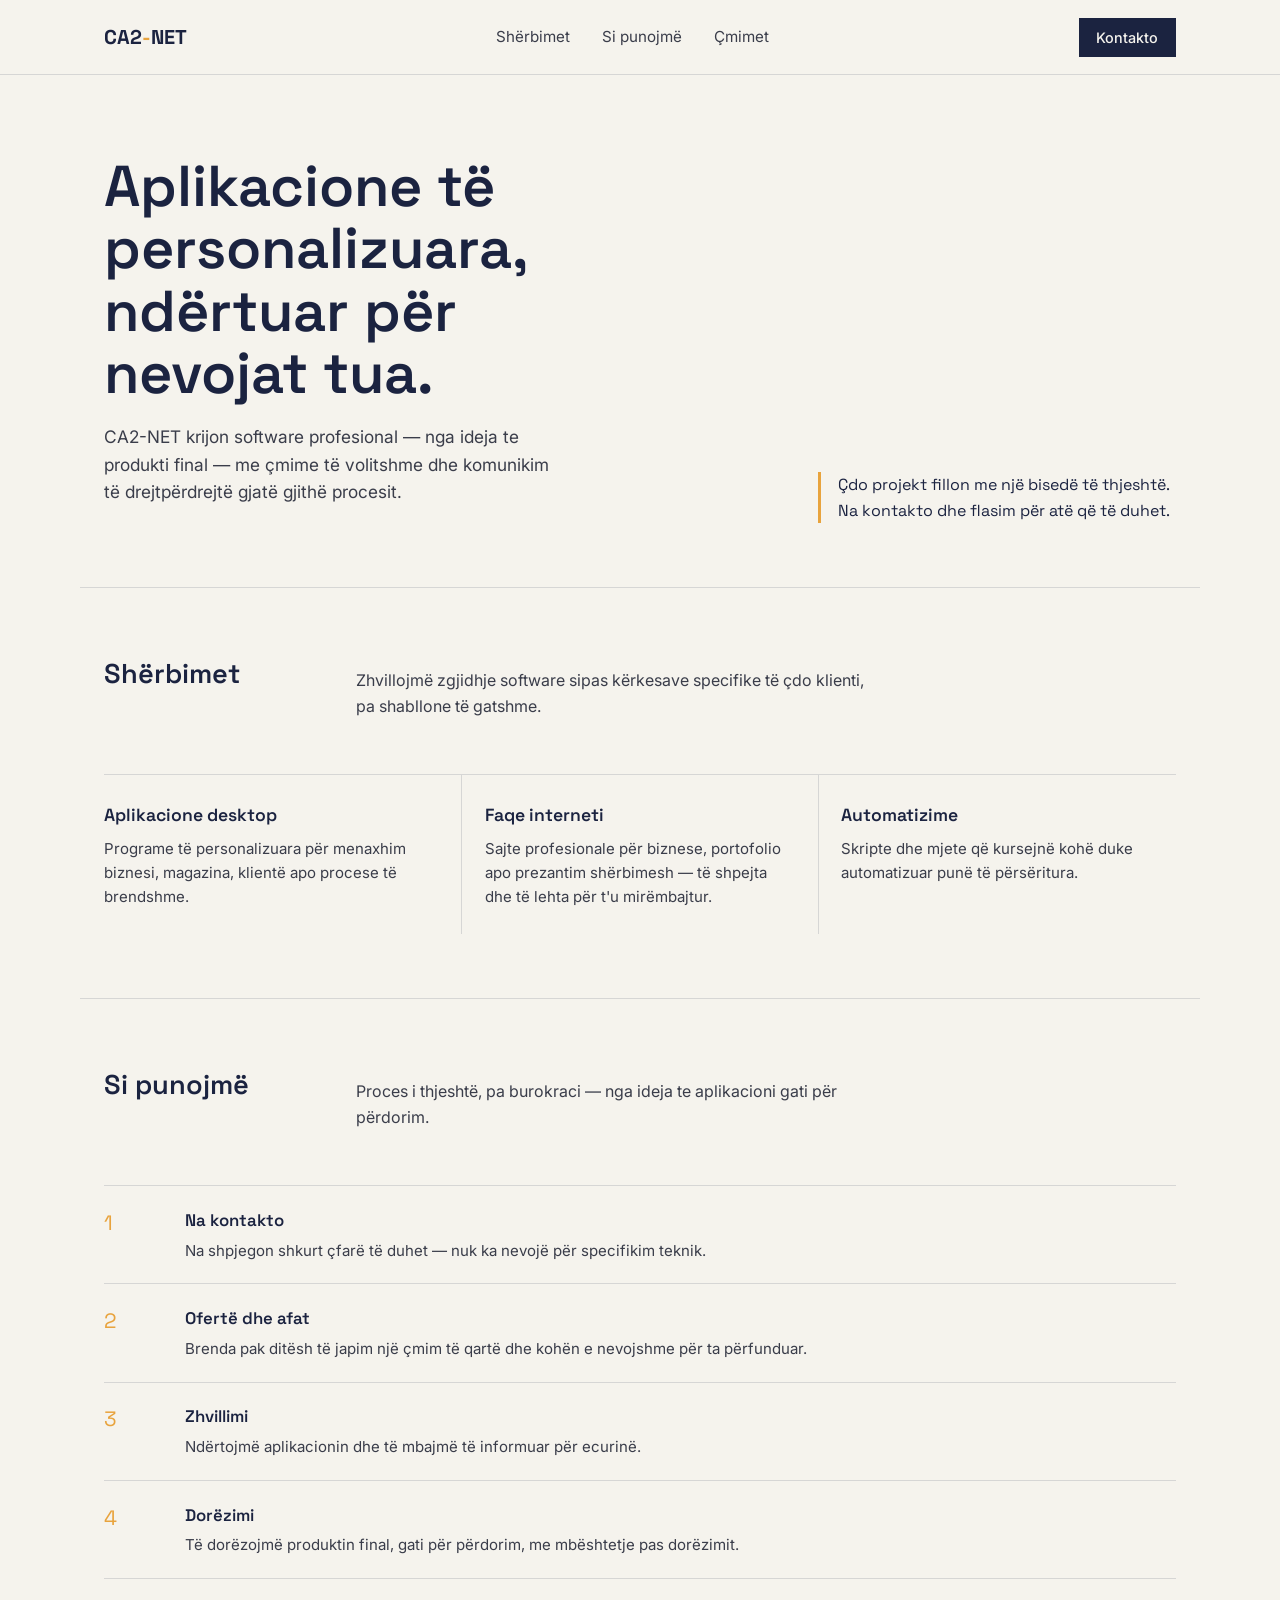
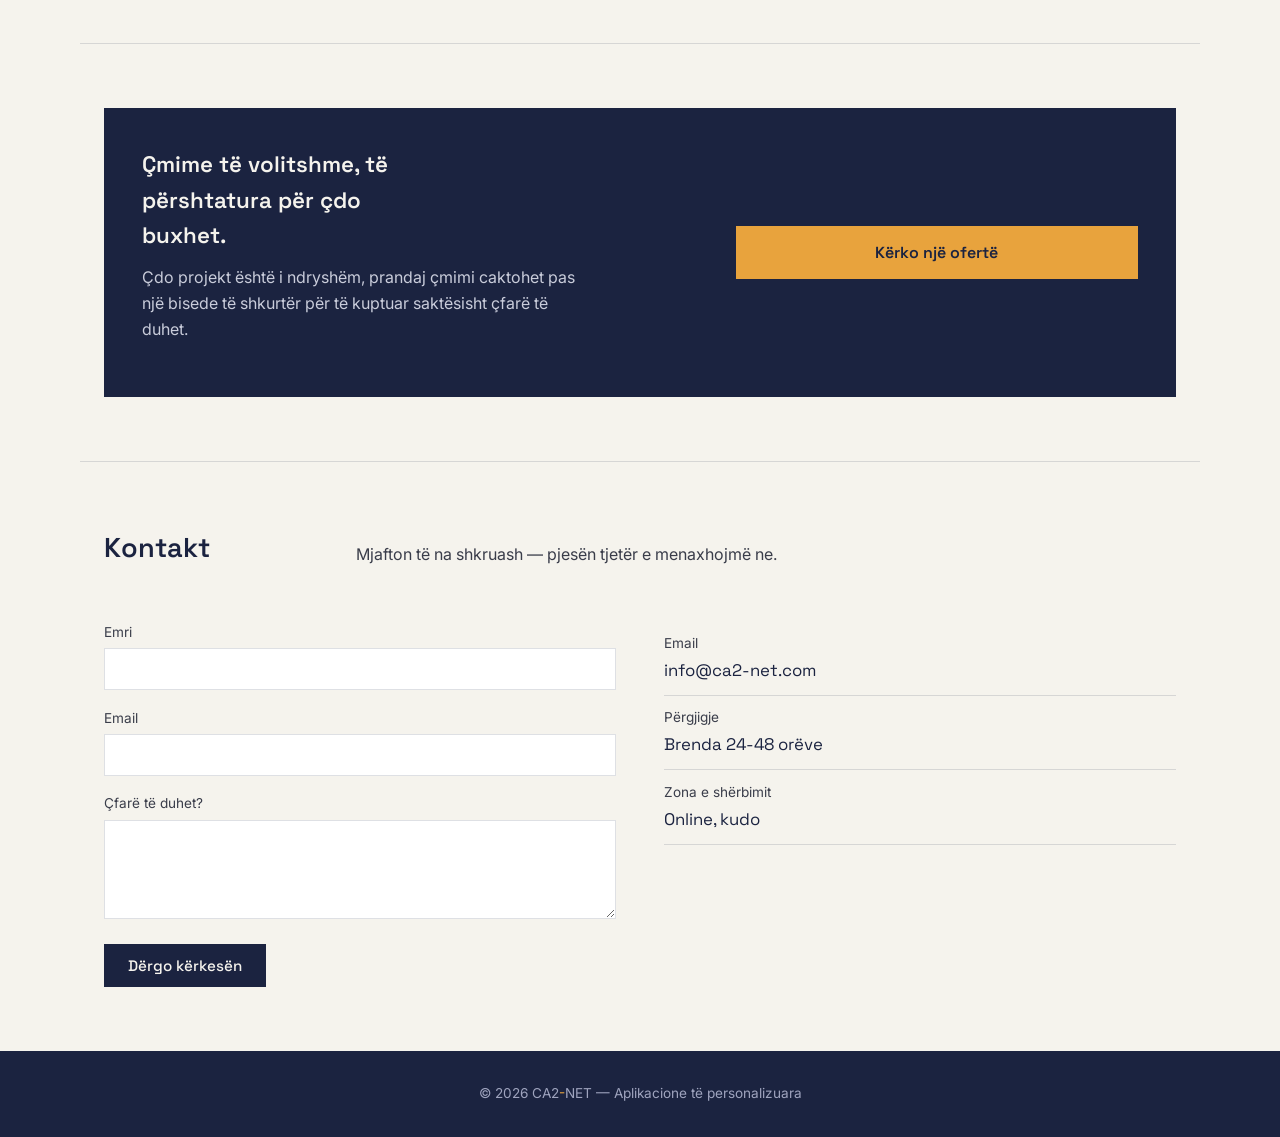
<file: ca2net.html>
<!DOCTYPE html>
<html lang="sq">
<head>
<meta charset="UTF-8">
<meta name="viewport" content="width=device-width, initial-scale=1.0">
<title>CA2-NET — Aplikacione të personalizuara</title>
<link rel="preconnect" href="https://fonts.googleapis.com">
<link href="https://fonts.googleapis.com/css2?family=Space+Grotesk:wght@400;500;600;700&family=Inter:wght@400;500;600&display=swap" rel="stylesheet">
<style>
  :root{
    --ink:     #1B2340;
    --paper:   #F5F3ED;
    --slate:   #3A3D4A;
    --amber:   #E8A33D;
    --line:    rgba(27,35,64,0.14);
  }
  *{box-sizing:border-box;}
  html{scroll-behavior:smooth;}
  body{
    margin:0; background:var(--paper); color:var(--slate);
    font-family:'Inter', sans-serif; font-size:16px; line-height:1.6;
  }
  h1,h2,h3{
    font-family:'Space Grotesk', sans-serif;
    color:var(--ink); margin:0; font-weight:600;
  }
  a{color:inherit;}

  header{
    position:sticky; top:0; z-index:10;
    background:var(--paper); border-bottom:1px solid var(--line);
  }
  .nav-wrap{
    max-width:1120px; margin:0 auto;
    display:flex; align-items:center; justify-content:space-between;
    padding:1.1rem 1.5rem;
  }
  .logo{font-family:'Space Grotesk', sans-serif; font-weight:700; font-size:1.25rem; color:var(--ink);}
  .logo span{color:var(--amber);}
  nav ul{list-style:none; display:flex; gap:2rem; margin:0; padding:0;}
  nav a{text-decoration:none; font-size:0.95rem; border-bottom:1px solid transparent; padding-bottom:2px;}
  nav a:hover{border-color:var(--amber);}
  .nav-cta{
    background:var(--ink); color:var(--paper); padding:0.5rem 1.1rem;
    text-decoration:none; font-size:0.9rem; font-weight:500;
  }

  section{max-width:1120px; margin:0 auto; padding:4rem 1.5rem;}
  .divider{max-width:1120px; margin:0 auto; border:none; border-top:1px solid var(--line);}

  /* Hero */
  .hero{padding-top:5rem; padding-bottom:4rem;}
  .hero-grid{display:grid; grid-template-columns:1.3fr 0.7fr; gap:3rem; align-items:end;}
  .hero h1{font-size:clamp(2.4rem,5.5vw,3.6rem); line-height:1.08; max-width:14ch;}
  .hero .lede{margin-top:1.2rem; max-width:42ch; font-size:1.08rem;}
  .hero-note{
    border-left:3px solid var(--amber); padding-left:1.1rem;
    font-family:'Space Grotesk', sans-serif; font-size:1rem; color:var(--ink);
  }
  @media(max-width:760px){.hero-grid{grid-template-columns:1fr;}}

  /* Section head */
  .section-head{display:grid; grid-template-columns:220px 1fr; gap:2rem; margin-bottom:2.4rem;}
  .section-head h2{font-size:1.7rem;}
  .section-head .intro{max-width:52ch;}
  @media(max-width:760px){.section-head{grid-template-columns:1fr;}}

  /* Shërbimet */
  .services{display:grid; grid-template-columns:repeat(3,1fr); gap:0;}
  .service{
    padding:1.6rem 1.4rem 1.6rem 0;
    border-top:1px solid var(--line);
  }
  .service:nth-child(3n+2){padding-left:1.4rem; border-left:1px solid var(--line); border-right:1px solid var(--line);}
  .service:nth-child(3n){padding-left:1.4rem;}
  .service h3{font-size:1.1rem; margin-bottom:0.5rem;}
  .service p{margin:0; font-size:0.94rem;}
  @media(max-width:760px){
    .services{grid-template-columns:1fr;}
    .service, .service:nth-child(3n+2), .service:nth-child(3n){
      border-left:none; border-right:none; padding-left:0;
    }
  }

  /* Si punojmë */
  .process{display:flex; flex-direction:column;}
  .step{
    display:grid; grid-template-columns:60px 1fr; gap:1.3rem;
    padding:1.3rem 0; border-bottom:1px solid var(--line);
  }
  .step:first-child{border-top:1px solid var(--line);}
  .step .num{font-family:'Space Grotesk', sans-serif; color:var(--amber); font-size:1.3rem;}
  .step h3{font-size:1.05rem; margin-bottom:0.3rem;}
  .step p{margin:0; font-size:0.94rem;}

  /* Çmime */
  .pricing-box{
    background:var(--ink); color:var(--paper);
    padding:2.4rem; display:grid; grid-template-columns:1.4fr 1fr; gap:2rem; align-items:center;
  }
  .pricing-box h3{color:var(--paper); font-size:1.4rem; max-width:20ch;}
  .pricing-box p{color:#C9CCDA; margin-top:0.7rem; max-width:44ch;}
  .pricing-box .cta{
    background:var(--amber); color:var(--ink); text-decoration:none;
    padding:0.85rem 1.5rem; font-weight:600; font-family:'Space Grotesk', sans-serif;
    text-align:center; display:inline-block;
  }
  @media(max-width:760px){.pricing-box{grid-template-columns:1fr;}}

  /* Kontakt */
  .contact-grid{display:grid; grid-template-columns:1fr 1fr; gap:3rem;}
  @media(max-width:760px){.contact-grid{grid-template-columns:1fr;}}
  .field{margin-bottom:1.1rem;}
  label{display:block; font-size:0.85rem; color:var(--slate); margin-bottom:0.3rem;}
  input, textarea{
    width:100%; padding:0.65rem 0.75rem; border:1px solid var(--line);
    background:#fff; font-family:inherit; font-size:0.95rem; color:var(--ink);
  }
  button{
    background:var(--ink); color:var(--paper); border:none;
    padding:0.75rem 1.5rem; font-family:'Space Grotesk',sans-serif; font-size:0.95rem;
    font-weight:500; cursor:pointer;
  }
  .info-list{list-style:none; padding:0; margin:0;}
  .info-list li{padding:0.7rem 0; border-bottom:1px solid var(--line);}
  .info-list .label{color:var(--slate); font-size:0.85rem; display:block; margin-bottom:0.15rem;}
  .info-list .value{color:var(--ink); font-family:'Space Grotesk', sans-serif; font-size:1.05rem;}

  footer{
    background:var(--ink); color:#9FA4BE;
    padding:2rem 1.5rem; text-align:center; font-size:0.85rem;
  }
  footer span{color:var(--amber);}
</style>
</head>
<body>

<header>
  <div class="nav-wrap">
    <div class="logo">CA2<span>-</span>NET</div>
    <nav>
      <ul>
        <li><a href="#sherbimet">Shërbimet</a></li>
        <li><a href="#si-punojme">Si punojmë</a></li>
        <li><a href="#cmimet">Çmimet</a></li>
      </ul>
    </nav>
    <a class="nav-cta" href="#kontakt">Kontakto</a>
  </div>
</header>

<section class="hero">
  <div class="hero-grid">
    <div>
      <h1>Aplikacione të personalizuara, ndërtuar për nevojat tua.</h1>
      <p class="lede">CA2-NET krijon software profesional — nga ideja te produkti final — me çmime të volitshme dhe komunikim të drejtpërdrejtë gjatë gjithë procesit.</p>
    </div>
    <div class="hero-note">
      Çdo projekt fillon me një bisedë të thjeshtë. Na kontakto dhe flasim për atë që të duhet.
    </div>
  </div>
</section>

<hr class="divider">

<section id="sherbimet">
  <div class="section-head">
    <h2>Shërbimet</h2>
    <p class="intro">Zhvillojmë zgjidhje software sipas kërkesave specifike të çdo klienti, pa shabllone të gatshme.</p>
  </div>
  <div class="services">
    <div class="service">
      <h3>Aplikacione desktop</h3>
      <p>Programe të personalizuara për menaxhim biznesi, magazina, klientë apo procese të brendshme.</p>
    </div>
    <div class="service">
      <h3>Faqe interneti</h3>
      <p>Sajte profesionale për biznese, portofolio apo prezantim shërbimesh — të shpejta dhe të lehta për t'u mirëmbajtur.</p>
    </div>
    <div class="service">
      <h3>Automatizime</h3>
      <p>Skripte dhe mjete që kursejnë kohë duke automatizuar punë të përsëritura.</p>
    </div>
  </div>
</section>

<hr class="divider">

<section id="si-punojme">
  <div class="section-head">
    <h2>Si punojmë</h2>
    <p class="intro">Proces i thjeshtë, pa burokraci — nga ideja te aplikacioni gati për përdorim.</p>
  </div>
  <div class="process">
    <div class="step">
      <div class="num">1</div>
      <div>
        <h3>Na kontakto</h3>
        <p>Na shpjegon shkurt çfarë të duhet — nuk ka nevojë për specifikim teknik.</p>
      </div>
    </div>
    <div class="step">
      <div class="num">2</div>
      <div>
        <h3>Ofertë dhe afat</h3>
        <p>Brenda pak ditësh të japim një çmim të qartë dhe kohën e nevojshme për ta përfunduar.</p>
      </div>
    </div>
    <div class="step">
      <div class="num">3</div>
      <div>
        <h3>Zhvillimi</h3>
        <p>Ndërtojmë aplikacionin dhe të mbajmë të informuar për ecurinë.</p>
      </div>
    </div>
    <div class="step">
      <div class="num">4</div>
      <div>
        <h3>Dorëzimi</h3>
        <p>Të dorëzojmë produktin final, gati për përdorim, me mbështetje pas dorëzimit.</p>
      </div>
    </div>
  </div>
</section>

<hr class="divider">

<section id="cmimet">
  <div class="pricing-box">
    <div>
      <h3>Çmime të volitshme, të përshtatura për çdo buxhet.</h3>
      <p>Çdo projekt është i ndryshëm, prandaj çmimi caktohet pas një bisede të shkurtër për të kuptuar saktësisht çfarë të duhet.</p>
    </div>
    <a class="cta" href="#kontakt">Kërko një ofertë</a>
  </div>
</section>

<hr class="divider">

<section id="kontakt">
  <div class="section-head">
    <h2>Kontakt</h2>
    <p class="intro">Mjafton të na shkruash — pjesën tjetër e menaxhojmë ne.</p>
  </div>
  <div class="contact-grid">
    <form onsubmit="event.preventDefault(); alert('Mesazhi u përgatit — lidhe formën me email ose server për ta dërguar.');">
      <div class="field">
        <label for="emri">Emri</label>
        <input id="emri" type="text" required>
      </div>
      <div class="field">
        <label for="email">Email</label>
        <input id="email" type="email" required>
      </div>
      <div class="field">
        <label for="mesazhi">Çfarë të duhet?</label>
        <textarea id="mesazhi" rows="4" required></textarea>
      </div>
      <button type="submit">Dërgo kërkesën</button>
    </form>
    <ul class="info-list">
      <li>
        <span class="label">Email</span>
        <span class="value">info@ca2-net.com</span>
      </li>
      <li>
        <span class="label">Përgjigje</span>
        <span class="value">Brenda 24-48 orëve</span>
      </li>
      <li>
        <span class="label">Zona e shërbimit</span>
        <span class="value">Online, kudo</span>
      </li>
    </ul>
  </div>
</section>

<footer>
  &copy; 2026 CA2<span>-</span>NET — Aplikacione të personalizuara
</footer>

</body>
</html>
</file>
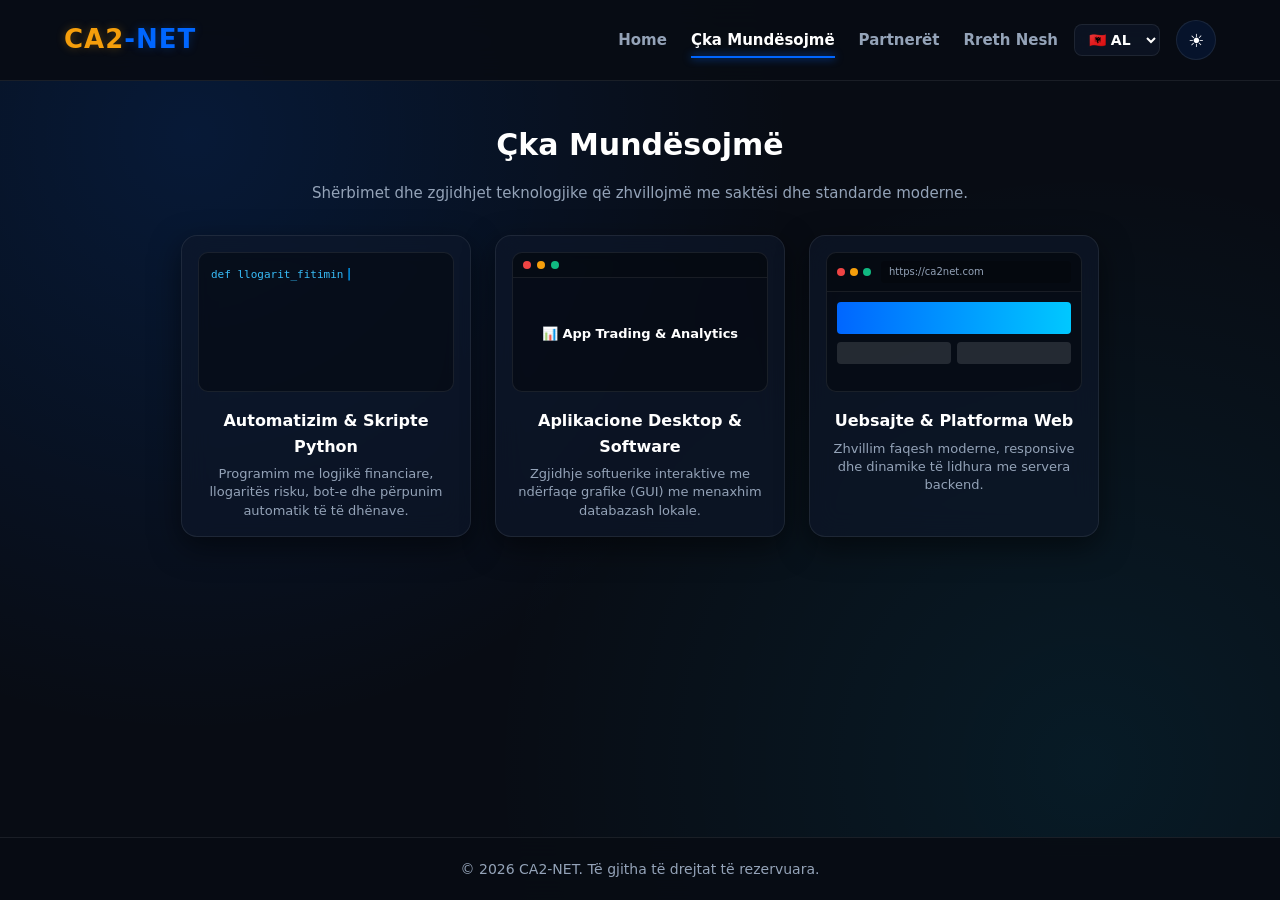
<file: cka-mundesojm.html>
<!DOCTYPE html>
<html lang="sq">
<head>
    <meta charset="UTF-8">
    <meta name="viewport" content="width=device-width, initial-scale=1.0">
    <title>Çka Mundësojmë - CA2NET</title>
    <link rel="stylesheet" href="style.css">

    <!-- FAVICON ICON (CA2-NET) -->
    <link rel="icon" type="image/svg+xml" href="data:image/svg+xml,<svg xmlns='http://www.w3.org/2000/svg' viewBox='0 0 100 100'><rect width='100' height='100' rx='20' fill='%230b0f19'/><text x='50%' y='68%' font-family='Arial, sans-serif' font-weight='900' font-size='42' text-anchor='middle'><tspan fill='%23FFD700'>CA</tspan><tspan fill='%2300A2FF'>2</tspan></text></svg>">
</head>
<body>

<header>
    <nav>
        <a href="index.html" class="logo-text">
            <span class="logo-gold">CA2</span><span class="logo-blue">-NET</span>
        </a>

        <div class="nav-right-group">
            <div class="nav-links" id="nav-links">
                <a href="index.html" data-i18n="nav_home">Kreu</a>
                <a href="cka-mundesojm.html" class="active" data-i18n="nav_services">Çka Mundësojmë</a>
                <a href="partneret.html" data-i18n="nav_partners">Partnerët</a>
                <a href="rreth-nesh.html" data-i18n="nav_about">Rreth Nesh</a>
            </div>

            <!-- Selektori i Gjuhëve -->
            <select id="lang-select" class="lang-dropdown">
                <option value="sq">🇦🇱 AL</option>
                <option value="it">🇮🇹 IT</option>
                <option value="en">🇬🇧 EN</option>
            </select>

            <!-- Butoni i Temës -->
            <button id="theme-toggle" class="theme-toggle-btn" title="Ndrysho Temën">
                <span id="theme-icon">🌙</span>
            </button>

            <!-- Butoni Hamburger për Mobile -->
            <button id="hamburger" class="hamburger-btn" title="Menu">
                ☰
            </button>
        </div>
    </nav>
</header>

<div class="container">
    <h1 data-i18n="services_title">Çka Mundësojmë</h1>
    <p data-i18n="services_desc">Shërbimet dhe zgjidhjet teknologjike që zhvillojmë me saktësi dhe standarde moderne.</p>

    <div class="portfolio-grid">
        <!-- KARTA 1: Automatizim & Skripte Python (E përditësuar me efektin Typewriter) -->
        <div class="portfolio-card">
            <div class="card-visual code-visual">
                <pre><code id="typewriter-code"></code><span class="cursor">|</span></pre>
            </div>
            <div class="card-content">
                <h3 data-i18n="service1_title">Automatizim & Skripte Python</h3>
                <p data-i18n="service1_desc">Programim me logjikë financiare, llogaritës risku, bot-e dhe përpunim automatik të të dhënave.</p>
            </div>
        </div>

        <!-- KARTA 2 -->
        <div class="portfolio-card">
            <div class="card-visual app-visual">
                <div class="window-header">
                    <span class="dot red"></span>
                    <span class="dot yellow"></span>
                    <span class="dot green"></span>
                </div>
                <div class="window-body">
                    <span>📊 App Trading & Analytics</span>
                </div>
            </div>
            <div class="card-content">
                <h3 data-i18n="service2_title">Aplikacione Desktop & Software</h3>
                <p data-i18n="service2_desc">Zgjidhje softuerike interaktive me ndërfaqe grafike (GUI) me menaxhim databazash lokale.</p>
            </div>
        </div>

        <!-- KARTA 3 -->
        <div class="portfolio-card">
            <div class="card-visual web-visual">
                <div class="browser-bar">
                    <div class="browser-dots">
                        <span class="dot red"></span>
                        <span class="dot yellow"></span>
                        <span class="dot green"></span>
                    </div>
                    <div class="url-bar">https://ca2net.com</div>
                </div>
                <div class="web-preview">
                    <div class="web-hero"></div>
                    <div class="web-blocks">
                        <span></span>
                        <span></span>
                    </div>
                </div>
            </div>
            <div class="card-content">
                <h3 data-i18n="service3_title">Uebsajte & Platforma Web</h3>
                <p data-i18n="service3_desc">Zhvillim faqesh moderne, responsive dhe dinamike të lidhura me servera backend.</p>
            </div>
        </div>
    </div>
</div>

<!-- FOOTER ME COPYRIGHT -->
<footer>
    <div class="footer-container">
        <p>&copy; 2026 CA2-NET. <span data-i18n="footer_rights">Të gjitha të drejtat të rezervuara.</span></p>
    </div>
</footer>

<script>
    // Logjika e Temës (Dark/Light)
    const toggleBtn = document.getElementById('theme-toggle');
    const themeIcon = document.getElementById('theme-icon');

    const savedTheme = localStorage.getItem('theme') || 'dark';
    document.documentElement.setAttribute('data-theme', savedTheme);
    updateIcon(savedTheme);

    toggleBtn.addEventListener('click', () => {
        const currentTheme = document.documentElement.getAttribute('data-theme');
        const newTheme = currentTheme === 'dark' ? 'light' : 'dark';
        
        document.documentElement.setAttribute('data-theme', newTheme);
        localStorage.setItem('theme', newTheme);
        updateIcon(newTheme);
    });

    function updateIcon(theme) {
        themeIcon.textContent = theme === 'dark' ? '☀️' : '🌙';
    }

    // Logjika e Menusë Mobile (Hamburger)
    const hamburger = document.getElementById('hamburger');
    const navLinks = document.getElementById('nav-links');

    hamburger.addEventListener('click', () => {
        navLinks.classList.toggle('show');
    });
</script>

<!-- Skedarët për Përkthimin e Gjuhëve -->
<script src="translations.js"></script>
<script src="i18n.js"></script>

<!-- EFEKTI TYPEWRITER PËR PYTHON CODE -->
<script>
    const codeText = `def llogarit_fitimin(hyrja, dalja):\n    return dalja - hyrja\n\nprint("Python Active")`;
    const codeElement = document.getElementById('typewriter-code');
    
    let index = 0;
    let isDeleting = false;

    function typeEffect() {
        if (!codeElement) return;

        if (isDeleting) {
            codeElement.textContent = codeText.substring(0, index - 1);
            index--;
        } else {
            codeElement.textContent = codeText.substring(0, index + 1);
            index++;
        }

        let speed = isDeleting ? 30 : 60;

        if (!isDeleting && index === codeText.length) {
            speed = 3000;
            isDeleting = true;
        } else if (isDeleting && index === 0) {
            isDeleting = false;
            speed = 500;
        }

        setTimeout(typeEffect, speed);
    }

    document.addEventListener("DOMContentLoaded", typeEffect);
</script>

</body>
</html>
</file>
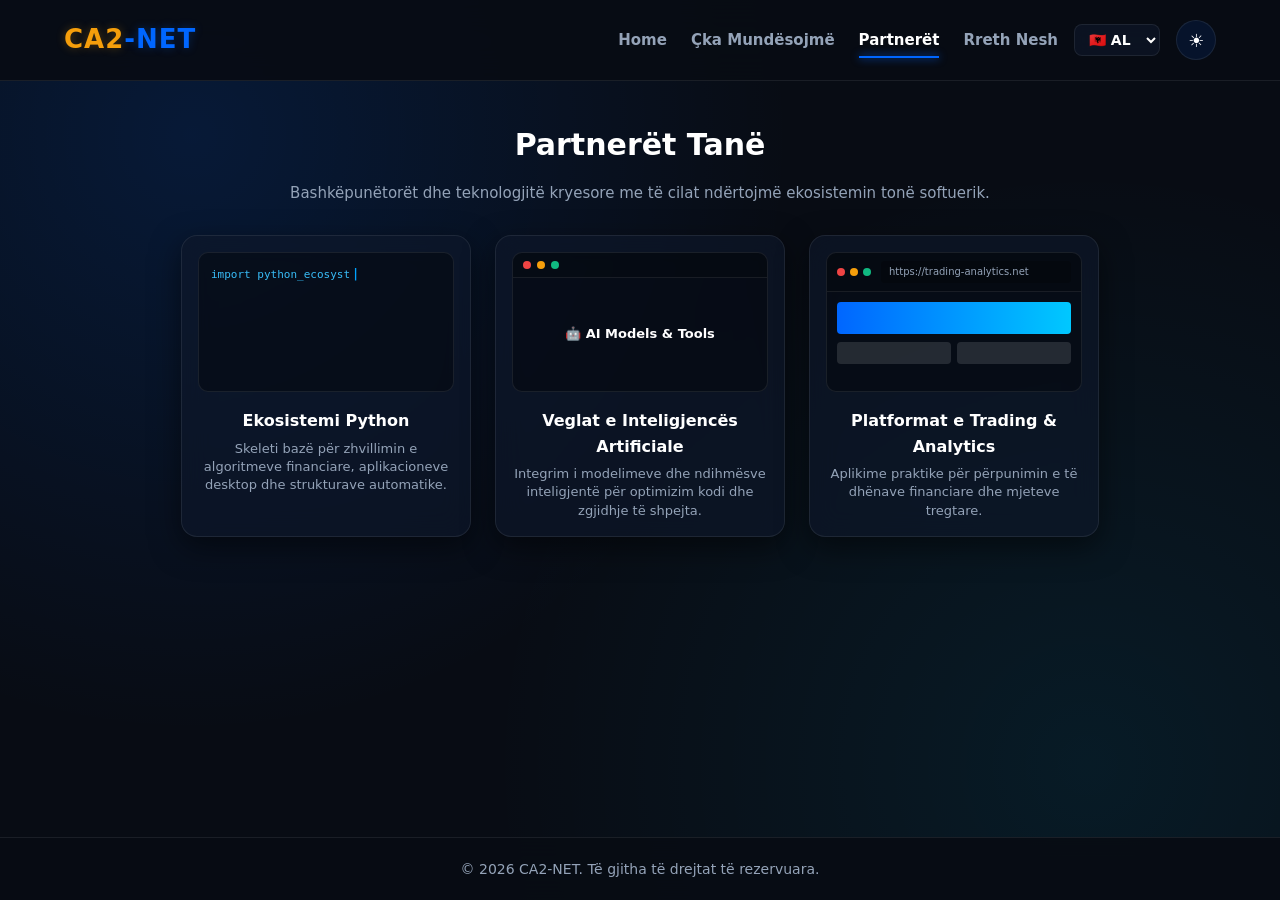
<file: partneret.html>
<!DOCTYPE html>
<html lang="sq">
<head>
    <meta charset="UTF-8">
    <meta name="viewport" content="width=device-width, initial-scale=1.0">
    <title>Partnerët - CA2NET</title>
    <link rel="stylesheet" href="style.css">

    <!-- FAVICON ICON (CA2-NET) -->
    <link rel="icon" type="image/svg+xml" href="data:image/svg+xml,<svg xmlns='http://www.w3.org/2000/svg' viewBox='0 0 100 100'><rect width='100' height='100' rx='20' fill='%230b0f19'/><text x='50%' y='68%' font-family='Arial, sans-serif' font-weight='900' font-size='42' text-anchor='middle'><tspan fill='%23FFD700'>CA</tspan><tspan fill='%2300A2FF'>2</tspan></text></svg>">
</head>
<body>

<header>
    <nav>
        <a href="index.html" class="logo-text">
            <span class="logo-gold">CA2</span><span class="logo-blue">-NET</span>
        </a>

        <div class="nav-right-group">
            <div class="nav-links" id="nav-links">
                <a href="index.html" data-i18n="nav_home">Kreu</a>
                <a href="cka-mundesojm.html" data-i18n="nav_services">Çka Mundësojmë</a>
                <a href="partneret.html" class="active" data-i18n="nav_partners">Partnerët</a>
                <a href="rreth-nesh.html" data-i18n="nav_about">Rreth Nesh</a>
            </div>

            <!-- Selektori i Gjuhëve -->
            <select id="lang-select" class="lang-dropdown">
                <option value="sq">🇦🇱 AL</option>
                <option value="it">🇮🇹 IT</option>
                <option value="en">🇬🇧 EN</option>
            </select>

            <!-- Butoni i Temës -->
            <button id="theme-toggle" class="theme-toggle-btn" title="Ndrysho Temën">
                <span id="theme-icon">🌙</span>
            </button>

            <!-- Butoni Hamburger për Mobile -->
            <button id="hamburger" class="hamburger-btn" title="Menu">
                ☰
            </button>
        </div>
    </nav>
</header>

<div class="container">
    <h1 data-i18n="partners_title">Partnerët Tanë</h1>
    <p data-i18n="partners_desc">Bashkëpunëtorët dhe teknologjitë kryesore me të cilat ndërtojmë ekosistemin tonë softuerik.</p>

    <div class="portfolio-grid">
        <!-- KARTA 1: Ekosistemi Python (Me Efektin Typewriter) -->
        <div class="portfolio-card">
            <div class="card-visual code-visual">
                <pre><code id="typewriter-partner-code"></code><span class="cursor">|</span></pre>
            </div>
            <div class="card-content">
                <h3 data-i18n="partner1_title">Ekosistemi Python</h3>
                <p data-i18n="partner1_desc">Skeleti bazë për zhvillimin e algoritmeve financiare, aplikacioneve desktop dhe strukturave automatike.</p>
            </div>
        </div>

        <!-- KARTA 2 -->
        <div class="portfolio-card">
            <div class="card-visual app-visual">
                <div class="window-header">
                    <span class="dot red"></span>
                    <span class="dot yellow"></span>
                    <span class="dot green"></span>
                </div>
                <div class="window-body">
                    <span>🤖 AI Models & Tools</span>
                </div>
            </div>
            <div class="card-content">
                <h3 data-i18n="partner2_title">Veglat e Inteligjencës Artificiale</h3>
                <p data-i18n="partner2_desc">Integrim i modelimeve dhe ndihmësve inteligjentë për optimizim kodi dhe zgjidhje të shpejta.</p>
            </div>
        </div>

        <!-- KARTA 3 -->
        <div class="portfolio-card">
            <div class="card-visual web-visual">
                <div class="browser-bar">
                    <div class="browser-dots">
                        <span class="dot red"></span>
                        <span class="dot yellow"></span>
                        <span class="dot green"></span>
                    </div>
                    <div class="url-bar">https://trading-analytics.net</div>
                </div>
                <div class="web-preview">
                    <div class="web-hero"></div>
                    <div class="web-blocks">
                        <span></span>
                        <span></span>
                    </div>
                </div>
            </div>
            <div class="card-content">
                <h3 data-i18n="partner3_title">Platformat e Trading & Analytics</h3>
                <p data-i18n="partner3_desc">Aplikime praktike për përpunimin e të dhënave financiare dhe mjeteve tregtare.</p>
            </div>
        </div>
    </div>
</div>

<!-- FOOTER ME COPYRIGHT -->
<footer>
    <div class="footer-container">
        <p>&copy; 2026 CA2-NET. <span data-i18n="footer_rights">Të gjitha të drejtat të rezervuara.</span></p>
    </div>
</footer>

<script>
    // Logjika e Temës (Dark/Light)
    const toggleBtn = document.getElementById('theme-toggle');
    const themeIcon = document.getElementById('theme-icon');

    const savedTheme = localStorage.getItem('theme') || 'dark';
    document.documentElement.setAttribute('data-theme', savedTheme);
    updateIcon(savedTheme);

    toggleBtn.addEventListener('click', () => {
        const currentTheme = document.documentElement.getAttribute('data-theme');
        const newTheme = currentTheme === 'dark' ? 'light' : 'dark';
        
        document.documentElement.setAttribute('data-theme', newTheme);
        localStorage.setItem('theme', newTheme);
        updateIcon(newTheme);
    });

    function updateIcon(theme) {
        themeIcon.textContent = theme === 'dark' ? '☀️' : '🌙';
    }

    // Logjika e Menusë Mobile (Hamburger)
    const hamburger = document.getElementById('hamburger');
    const navLinks = document.getElementById('nav-links');

    hamburger.addEventListener('click', () => {
        navLinks.classList.toggle('show');
    });
</script>

<!-- Skedarët për Përkthimin e Gjuhëve -->
<script src="translations.js"></script>
<script src="i18n.js"></script>

<!-- EFEKTI TYPEWRITER PËR PYTHON ECOSYSTEM -->
<script>
    const codeTextPartner = `import python_ecosystem as pe\n\npe.initialize()\n# Core Engine Active`;
    const codeElementPartner = document.getElementById('typewriter-partner-code');
    
    let indexPartner = 0;
    let isDeletingPartner = false;

    function typeEffectPartner() {
        if (!codeElementPartner) return;

        if (isDeletingPartner) {
            codeElementPartner.textContent = codeTextPartner.substring(0, indexPartner - 1);
            indexPartner--;
        } else {
            codeElementPartner.textContent = codeTextPartner.substring(0, indexPartner + 1);
            indexPartner++;
        }

        let speed = isDeletingPartner ? 30 : 60;

        if (!isDeletingPartner && indexPartner === codeTextPartner.length) {
            speed = 3000;
            isDeletingPartner = true;
        } else if (isDeletingPartner && indexPartner === 0) {
            isDeletingPartner = false;
            speed = 500;
        }

        setTimeout(typeEffectPartner, speed);
    }

    document.addEventListener("DOMContentLoaded", typeEffectPartner);
</script>

</body>
</html>
</file>
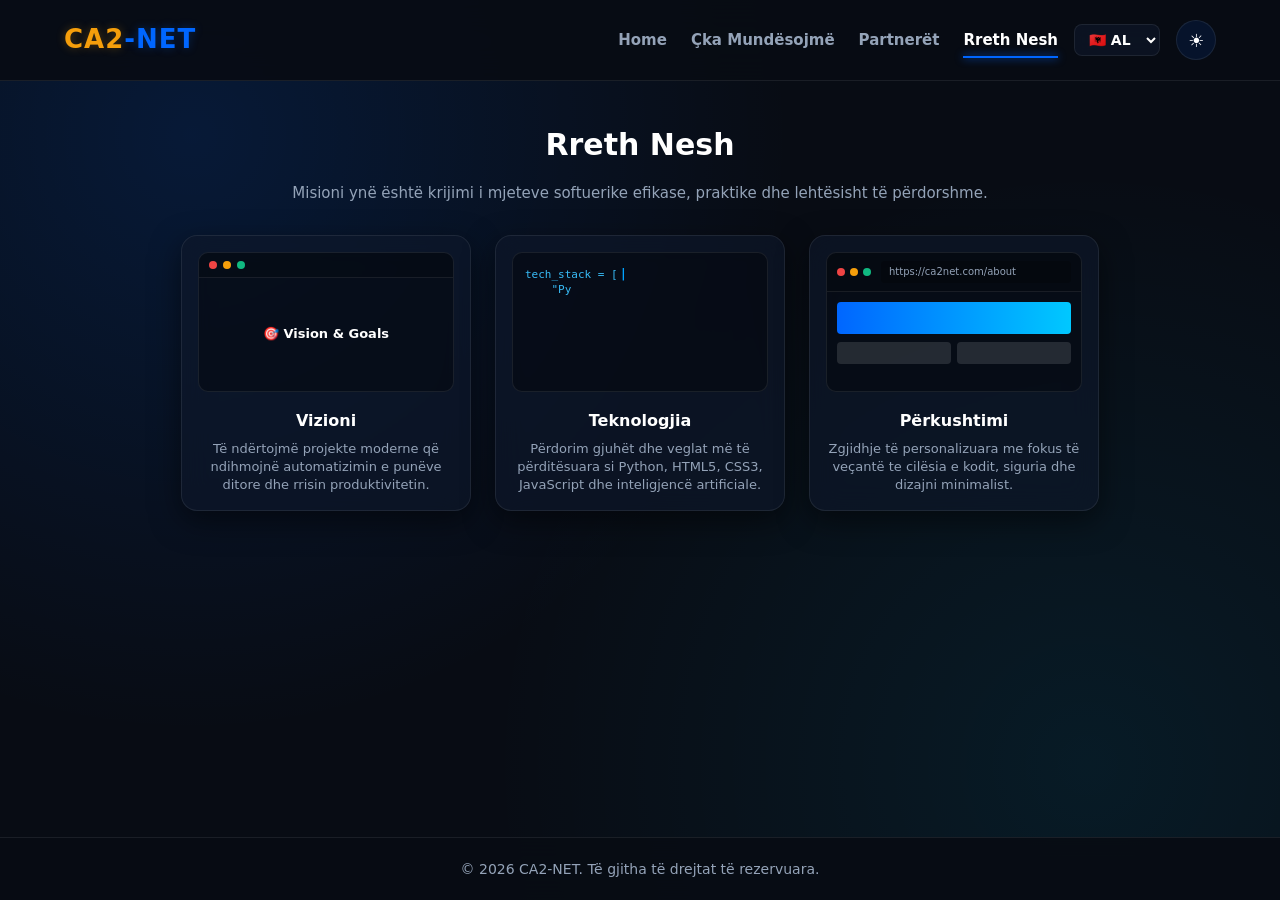
<file: rreth-nesh.html>
<!DOCTYPE html>
<html lang="sq">
<head>
    <meta charset="UTF-8">
    <meta name="viewport" content="width=device-width, initial-scale=1.0">
    <title>Rreth Nesh - CA2NET</title>
    <link rel="stylesheet" href="style.css">

    <!-- FAVICON ICON (CA2-NET) -->
    <link rel="icon" type="image/svg+xml" href="data:image/svg+xml,<svg xmlns='http://www.w3.org/2000/svg' viewBox='0 0 100 100'><rect width='100' height='100' rx='20' fill='%230b0f19'/><text x='50%' y='68%' font-family='Arial, sans-serif' font-weight='900' font-size='42' text-anchor='middle'><tspan fill='%23FFD700'>CA</tspan><tspan fill='%2300A2FF'>2</tspan></text></svg>">
</head>
<body>

<header>
    <nav>
        <a href="index.html" class="logo-text">
            <span class="logo-gold">CA2</span><span class="logo-blue">-NET</span>
        </a>

        <div class="nav-right-group">
            <div class="nav-links" id="nav-links">
                <a href="index.html" data-i18n="nav_home">Kreu</a>
                <a href="cka-mundesojm.html" data-i18n="nav_services">Çka Mundësojmë</a>
                <a href="partneret.html" data-i18n="nav_partners">Partnerët</a>
                <a href="rreth-nesh.html" class="active" data-i18n="nav_about">Rreth Nesh</a>
            </div>

            <!-- Selektori i Gjuhëve -->
            <select id="lang-select" class="lang-dropdown">
                <option value="sq">🇦🇱 AL</option>
                <option value="it">🇮🇹 IT</option>
                <option value="en">🇬🇧 EN</option>
            </select>

            <!-- Butoni i Temës -->
            <button id="theme-toggle" class="theme-toggle-btn" title="Ndrysho Temën">
                <span id="theme-icon">🌙</span>
            </button>

            <!-- Butoni Hamburger për Mobile -->
            <button id="hamburger" class="hamburger-btn" title="Menu">
                ☰
            </button>
        </div>
    </nav>
</header>

<div class="container">
    <h1 data-i18n="about_title">Rreth Nesh</h1>
    <p data-i18n="about_desc">Misioni ynë është krijimi i mjeteve softuerike efikase, praktike dhe lehtësisht të përdorshme.</p>

    <div class="portfolio-grid">
        <!-- KARTA 1 -->
        <div class="portfolio-card">
            <div class="card-visual app-visual">
                <div class="window-header">
                    <span class="dot red"></span>
                    <span class="dot yellow"></span>
                    <span class="dot green"></span>
                </div>
                <div class="window-body">
                    <span>🎯 Vision & Goals</span>
                </div>
            </div>
            <div class="card-content">
                <h3 data-i18n="about1_title">Vizioni</h3>
                <p data-i18n="about1_desc">Të ndërtojmë projekte moderne që ndihmojnë automatizimin e punëve ditore dhe rrisin produktivitetin.</p>
            </div>
        </div>

        <!-- KARTA 2: Teknologjia (Me Efektin Typewriter) -->
        <div class="portfolio-card">
            <div class="card-visual code-visual">
                <pre><code id="typewriter-about-code"></code><span class="cursor">|</span></pre>
            </div>
            <div class="card-content">
                <h3 data-i18n="about2_title">Teknologjia</h3>
                <p data-i18n="about2_desc">Përdorim gjuhët dhe veglat më të përditësuara si Python, HTML5, CSS3, JavaScript dhe inteligjencë artificiale.</p>
            </div>
        </div>

        <!-- KARTA 3 -->
        <div class="portfolio-card">
            <div class="card-visual web-visual">
                <div class="browser-bar">
                    <div class="browser-dots">
                        <span class="dot red"></span>
                        <span class="dot yellow"></span>
                        <span class="dot green"></span>
                    </div>
                    <div class="url-bar">https://ca2net.com/about</div>
                </div>
                <div class="web-preview">
                    <div class="web-hero"></div>
                    <div class="web-blocks">
                        <span></span>
                        <span></span>
                    </div>
                </div>
            </div>
            <div class="card-content">
                <h3 data-i18n="about3_title">Përkushtimi</h3>
                <p data-i18n="about3_desc">Zgjidhje të personalizuara me fokus të veçantë te cilësia e kodit, siguria dhe dizajni minimalist.</p>
            </div>
        </div>
    </div>
</div>

<!-- FOOTER ME COPYRIGHT -->
<footer>
    <div class="footer-container">
        <p>&copy; 2026 CA2-NET. <span data-i18n="footer_rights">Të gjitha të drejtat të rezervuara.</span></p>
    </div>
</footer>

<script>
    // Logjika e Temës (Dark/Light)
    const toggleBtn = document.getElementById('theme-toggle');
    const themeIcon = document.getElementById('theme-icon');

    const savedTheme = localStorage.getItem('theme') || 'dark';
    document.documentElement.setAttribute('data-theme', savedTheme);
    updateIcon(savedTheme);

    toggleBtn.addEventListener('click', () => {
        const currentTheme = document.documentElement.getAttribute('data-theme');
        const newTheme = currentTheme === 'dark' ? 'light' : 'dark';
        
        document.documentElement.setAttribute('data-theme', newTheme);
        localStorage.setItem('theme', newTheme);
        updateIcon(newTheme);
    });

    function updateIcon(theme) {
        themeIcon.textContent = theme === 'dark' ? '☀️' : '🌙';
    }

    // Logjika e Menusë Mobile (Hamburger)
    const hamburger = document.getElementById('hamburger');
    const navLinks = document.getElementById('nav-links');

    hamburger.addEventListener('click', () => {
        navLinks.classList.toggle('show');
    });
</script>

<!-- Skedarët për Përkthimin e Gjuhëve -->
<script src="translations.js"></script>
<script src="i18n.js"></script>

<!-- EFEKTI TYPEWRITER PËR RRETH NESH -->
<script>
    const codeTextAbout = `tech_stack = [\n    "Python", "HTML5",\n    "CSS3", "JavaScript"\n]`;
    const codeElementAbout = document.getElementById('typewriter-about-code');
    
    let indexAbout = 0;
    let isDeletingAbout = false;

    function typeEffectAbout() {
        if (!codeElementAbout) return;

        if (isDeletingAbout) {
            codeElementAbout.textContent = codeTextAbout.substring(0, indexAbout - 1);
            indexAbout--;
        } else {
            codeElementAbout.textContent = codeTextAbout.substring(0, indexAbout + 1);
            indexAbout++;
        }

        let speed = isDeletingAbout ? 30 : 60;

        if (!isDeletingAbout && indexAbout === codeTextAbout.length) {
            speed = 3000;
            isDeletingAbout = true;
        } else if (isDeletingAbout && indexAbout === 0) {
            isDeletingAbout = false;
            speed = 500;
        }

        setTimeout(typeEffectAbout, speed);
    }

    document.addEventListener("DOMContentLoaded", typeEffectAbout);
</script>

</body>
</html>
</file>
<file: style.css>
/* =========================================================
   1. VARIABLAT E TEMAVE
   ========================================================= */
:root {
    --bg-color: #dce4ec;
    --bg-gradient-1: rgba(0, 102, 255, 0.12);
    --bg-gradient-2: rgba(0, 204, 255, 0.1);
    --text-color: #1e293b;
    --text-muted: #475569;
    --header-bg: rgba(220, 228, 236, 0.92);
    --header-border: rgba(0, 102, 255, 0.2);
    
    --card-bg: rgba(255, 255, 255, 0.7);
    --card-border: rgba(0, 102, 255, 0.15);
    --card-shadow: 0 10px 25px rgba(15, 23, 42, 0.08);
    --card-hover-border: #0066ff;
    --card-hover-glow: rgba(0, 102, 255, 0.25);
    
    --heading-color: #0f172a;
    --box-inner-bg: rgba(0, 0, 0, 0.06);
    --code-text: #0284c7;
    --mobile-menu-bg: rgba(220, 228, 236, 0.98);
}

[data-theme="dark"] {
    --bg-color: #080c14;
    --bg-gradient-1: rgba(0, 102, 255, 0.15);
    --bg-gradient-2: rgba(0, 204, 255, 0.08);
    --text-color: #cbd5e1;
    --text-muted: #94a3b8;
    --header-bg: rgba(8, 12, 20, 0.92);
    --header-border: rgba(255, 255, 255, 0.08);
    
    --card-bg: rgba(15, 23, 42, 0.65);
    --card-border: rgba(255, 255, 255, 0.08);
    --card-shadow: 0 10px 30px rgba(0, 0, 0, 0.5);
    --card-hover-border: #0066ff;
    --card-hover-glow: rgba(0, 102, 255, 0.4);
    
    --heading-color: #ffffff;
    --box-inner-bg: rgba(0, 0, 0, 0.35);
    --code-text: #38bdf8;
    --mobile-menu-bg: rgba(8, 12, 20, 0.98);
}

/* =========================================================
   2. STILIZIMI BAZË
   ========================================================= */
html {
    overflow-y: scroll;
}

* {
    margin: 0;
    padding: 0;
    box-sizing: border-box;
    font-family: 'Segoe UI', system-ui, -apple-system, sans-serif;
    transition: background-color 0.3s ease, color 0.3s ease, border-color 0.3s ease, box-shadow 0.3s ease, transform 0.3s ease;
}

body {
    background-color: var(--bg-color);
    background-image: 
        radial-gradient(circle at 15% 15%, var(--bg-gradient-1) 0%, transparent 45%),
        radial-gradient(circle at 85% 85%, var(--bg-gradient-2) 0%, transparent 45%);
    color: var(--text-color);
    line-height: 1.6;
    min-height: 100vh;
    display: flex;
    flex-direction: column;
}

/* =========================================================
   3. HEADER & NAVIGIMI
   ========================================================= */
header {
    background: var(--header-bg);
    backdrop-filter: blur(16px);
    -webkit-backdrop-filter: blur(16px);
    border-bottom: 1px solid var(--header-border);
    position: sticky;
    top: 0;
    z-index: 1000;
}

nav {
    max-width: 1200px;
    margin: 0 auto;
    display: flex;
    justify-content: space-between;
    align-items: center;
    padding: 0 24px;
    height: 80px;
}

.logo-text {
    font-size: 26px;
    font-weight: 800;
    text-decoration: none;
    letter-spacing: 1px;
}

.logo-gold {
    color: #f59e0b !important;
    text-shadow: 0 0 10px rgba(245, 158, 11, 0.3);
}

.logo-blue {
    color: #0066ff !important;
    text-shadow: 0 0 10px rgba(0, 102, 255, 0.3);
}

.nav-right-group {
    display: flex;
    align-items: center;
    gap: 16px;
}

.nav-links {
    display: flex;
    align-items: center;
    gap: 24px;
}

.nav-links a {
    color: var(--text-muted);
    text-decoration: none;
    font-size: 15px;
    font-weight: 600;
    position: relative;
    padding: 6px 0;
}

.nav-links a::after {
    content: '';
    position: absolute;
    width: 0;
    height: 2px;
    bottom: 0;
    left: 0;
    background-color: #0066ff;
    box-shadow: 0 0 8px #0066ff;
    transition: width 0.3s ease;
}

.nav-links a:hover,
.nav-links a.active {
    color: var(--heading-color);
}

.nav-links a:hover::after,
.nav-links a.active::after {
    width: 100%;
}

.lang-dropdown {
    background: var(--card-bg);
    border: 1px solid var(--header-border);
    color: var(--heading-color);
    padding: 6px 10px;
    border-radius: 8px;
    font-weight: 700;
    font-size: 14px;
    cursor: pointer;
    outline: none;
    backdrop-filter: blur(8px);
}

.lang-dropdown option {
    background-color: var(--bg-color);
    color: var(--heading-color);
}

.theme-toggle-btn {
    background: rgba(0, 102, 255, 0.1);
    border: 1px solid var(--header-border);
    color: var(--heading-color);
    width: 40px;
    height: 40px;
    border-radius: 50%;
    cursor: pointer;
    display: flex;
    align-items: center;
    justify-content: center;
    font-size: 18px;
}

.theme-toggle-btn:hover {
    background: #0066ff;
    color: #ffffff;
    transform: scale(1.08);
}

.hamburger-btn {
    display: none;
    background: transparent;
    border: none;
    font-size: 24px;
    color: var(--heading-color);
    cursor: pointer;
}

/* =========================================================
   4. STRUKTURA DHE KARTAT
   ========================================================= */
.container {
    max-width: 1050px;
    margin: 40px auto;
    padding: 0 20px;
    text-align: center;
    flex: 1;
}

h1 {
    font-size: 30px;
    font-weight: 700;
    margin-bottom: 12px;
    color: var(--heading-color);
}

p {
    font-size: 15px;
    color: var(--text-muted);
    margin-bottom: 30px;
}

.portfolio-grid {
    display: flex;
    flex-wrap: wrap;
    justify-content: center;
    gap: 24px;
    margin-top: 20px;
}

.portfolio-card {
    width: 290px;
    background: var(--card-bg);
    backdrop-filter: blur(14px);
    -webkit-backdrop-filter: blur(14px);
    border-radius: 16px;
    overflow: hidden;
    box-shadow: var(--card-shadow);
    border: 1px solid var(--card-border);
    padding: 16px;
    display: flex;
    flex-direction: column;
    align-items: center;
}

.portfolio-card:hover {
    transform: translateY(-6px);
    border-color: var(--card-hover-border);
    box-shadow: 0 12px 30px var(--card-hover-glow);
}

/* =========================================================
   5. PAMJET VIZUALE TË KARTAVE
   ========================================================= */
.card-visual {
    width: 100%;
    height: 140px;
    background: var(--box-inner-bg);
    border-radius: 10px;
    border: 1px solid var(--card-border);
    overflow: hidden;
    margin-bottom: 16px;
    display: flex;
    flex-direction: column;
}

/* Code Visual (Python) */
.code-visual {
    padding: 12px;
    text-align: left;
}

.code-visual pre {
    margin: 0;
    white-space: pre-wrap;
    display: flex;
    align-items: baseline;
}

.code-visual code {
    color: var(--code-text);
    font-family: 'Consolas', monospace;
    font-size: 11px;
    line-height: 1.4;
}

/* Kursori që pulson gjatë shkrimit */
.cursor {
    display: inline-block;
    color: #00a2ff;
    font-weight: bold;
    font-family: 'Consolas', monospace;
    font-size: 12px;
    margin-left: 2px;
    animation: blink 0.7s infinite;
}

@keyframes blink {
    0%, 100% { opacity: 1; }
    50% { opacity: 0; }
}

/* App Visual & Web Visual Headers */
.window-header,
.browser-bar {
    background: rgba(0, 0, 0, 0.15);
    padding: 8px 10px;
    display: flex;
    align-items: center;
    gap: 6px;
    border-bottom: 1px solid var(--card-border);
    width: 100%;
}

.dot {
    width: 8px;
    height: 8px;
    border-radius: 50%;
    display: inline-block;
}
.dot.red { background-color: #ef4444; }
.dot.yellow { background-color: #f59e0b; }
.dot.green { background-color: #10b981; }

.window-body {
    flex: 1;
    display: flex;
    align-items: center;
    justify-content: center;
    font-size: 13px;
    font-weight: 600;
    color: var(--heading-color);
}

/* Web Visual URL & Body */
.browser-dots {
    display: flex;
    gap: 5px;
}

.url-bar {
    background: rgba(0, 0, 0, 0.25);
    padding: 3px 8px;
    border-radius: 4px;
    font-size: 10px;
    color: var(--text-muted);
    width: 100%;
    text-align: left;
    margin-left: 4px;
}

.web-preview {
    padding: 10px;
    display: flex;
    flex-direction: column;
    gap: 8px;
    height: 100%;
}

.web-hero {
    height: 32px;
    background: linear-gradient(90deg, #0066ff, #00c8ff);
    border-radius: 4px;
}

.web-blocks {
    display: flex;
    gap: 6px;
}

.web-blocks span {
    flex: 1;
    height: 22px;
    background: rgba(255, 255, 255, 0.12);
    border-radius: 4px;
}

/* Card Content Text */
.card-content {
    text-align: center;
    width: 100%;
}

.card-content h3 {
    margin-bottom: 6px;
    font-size: 16px;
    font-weight: 600;
    color: var(--heading-color);
}

.card-content p {
    font-size: 13px;
    color: var(--text-muted);
    margin-bottom: 0;
    line-height: 1.4;
}

/* =========================================================
   6. FOOTER & COPYRIGHT
   ========================================================= */
footer {
    width: 100%;
    background: var(--header-bg);
    backdrop-filter: blur(16px);
    -webkit-backdrop-filter: blur(16px);
    border-top: 1px solid var(--header-border);
    padding: 20px 0;
    margin-top: auto;
    text-align: center;
}

.footer-container {
    max-width: 1200px;
    margin: 0 auto;
    padding: 0 20px;
}

.footer-container p {
    font-size: 14px;
    color: var(--text-muted);
    margin: 0;
    font-weight: 500;
}

/* =========================================================
   7. MEDIA QUERIES
   ========================================================= */
@media (max-width: 768px) {
    nav {
        height: 70px;
        padding: 0 16px;
    }

    .hamburger-btn {
        display: block;
    }

    .nav-links {
        position: absolute;
        top: 70px;
        left: 0;
        width: 100%;
        background: var(--mobile-menu-bg);
        flex-direction: column;
        align-items: center;
        padding: 20px 0;
        gap: 20px;
        border-bottom: 1px solid var(--header-border);
        display: none;
    }

    .nav-links.show {
        display: flex;
    }

    .portfolio-card {
        width: 100%;
        max-width: 320px;
    }
}
</file>
